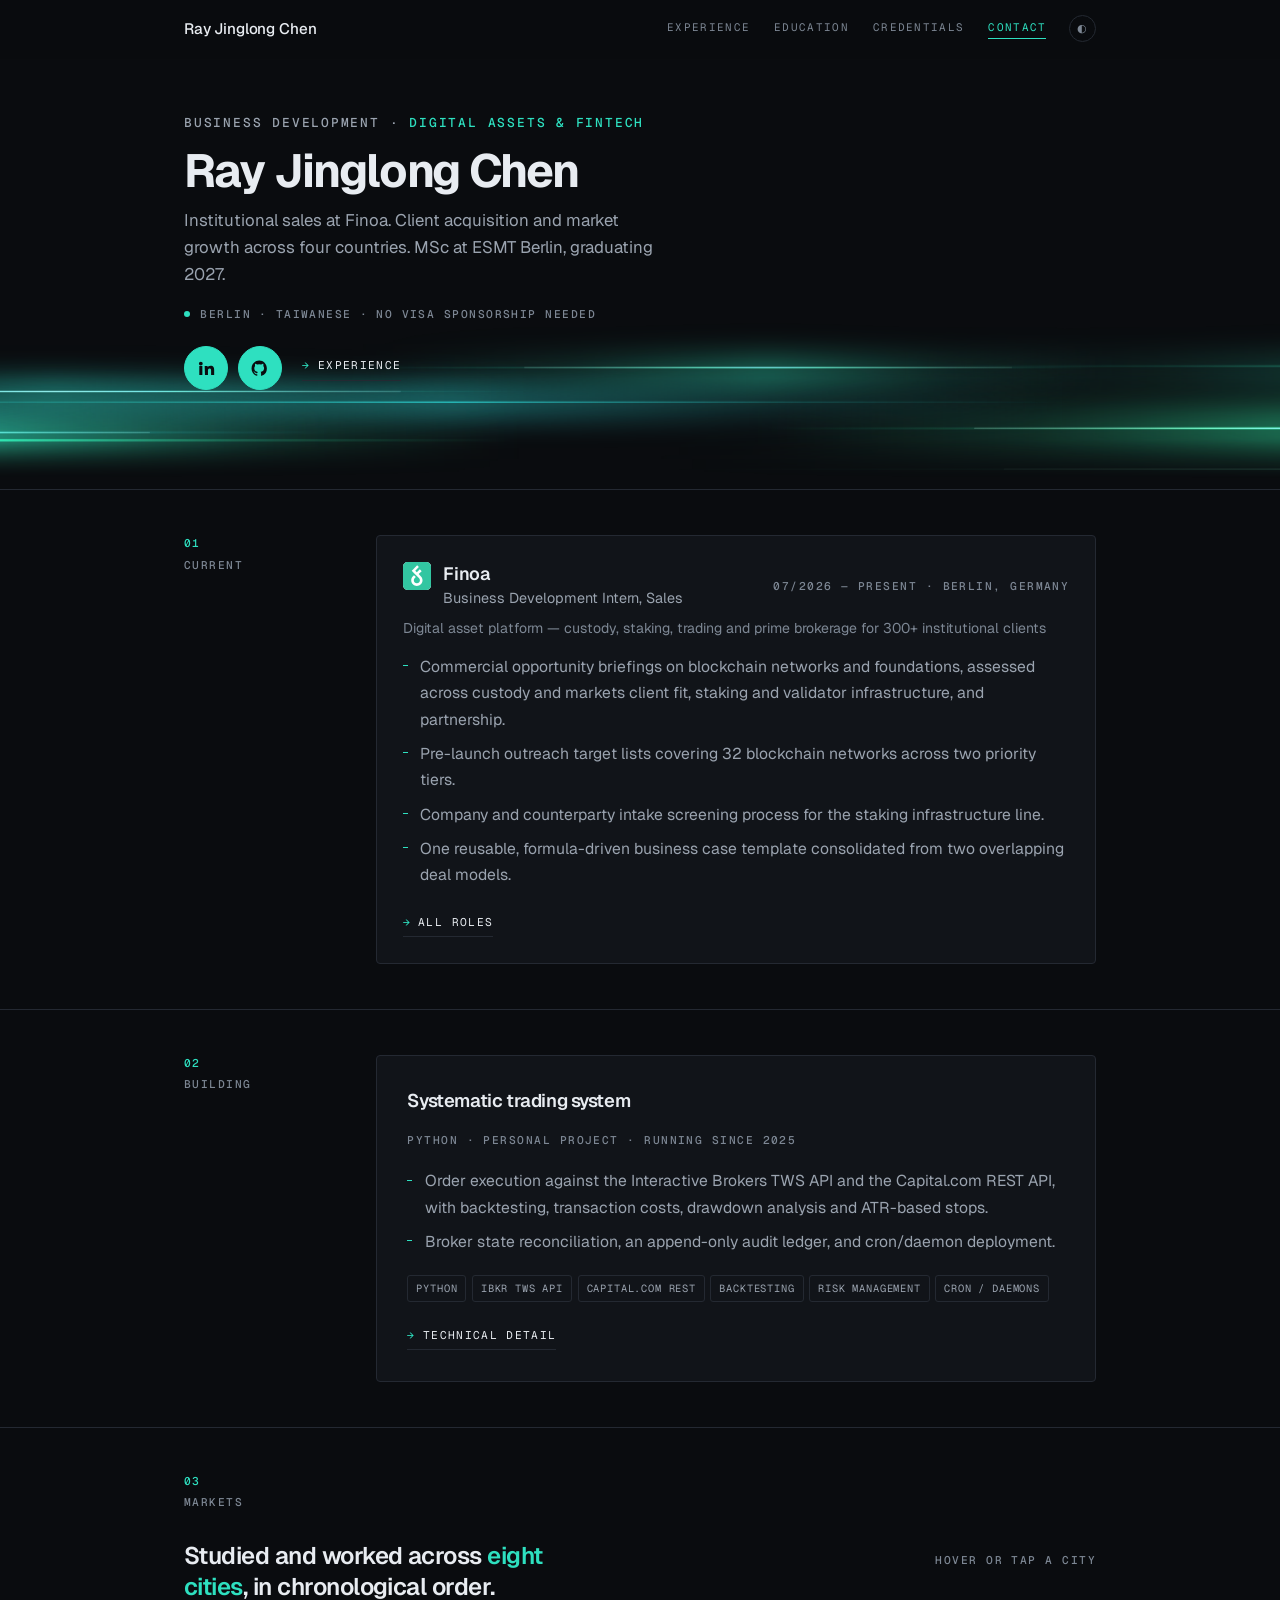
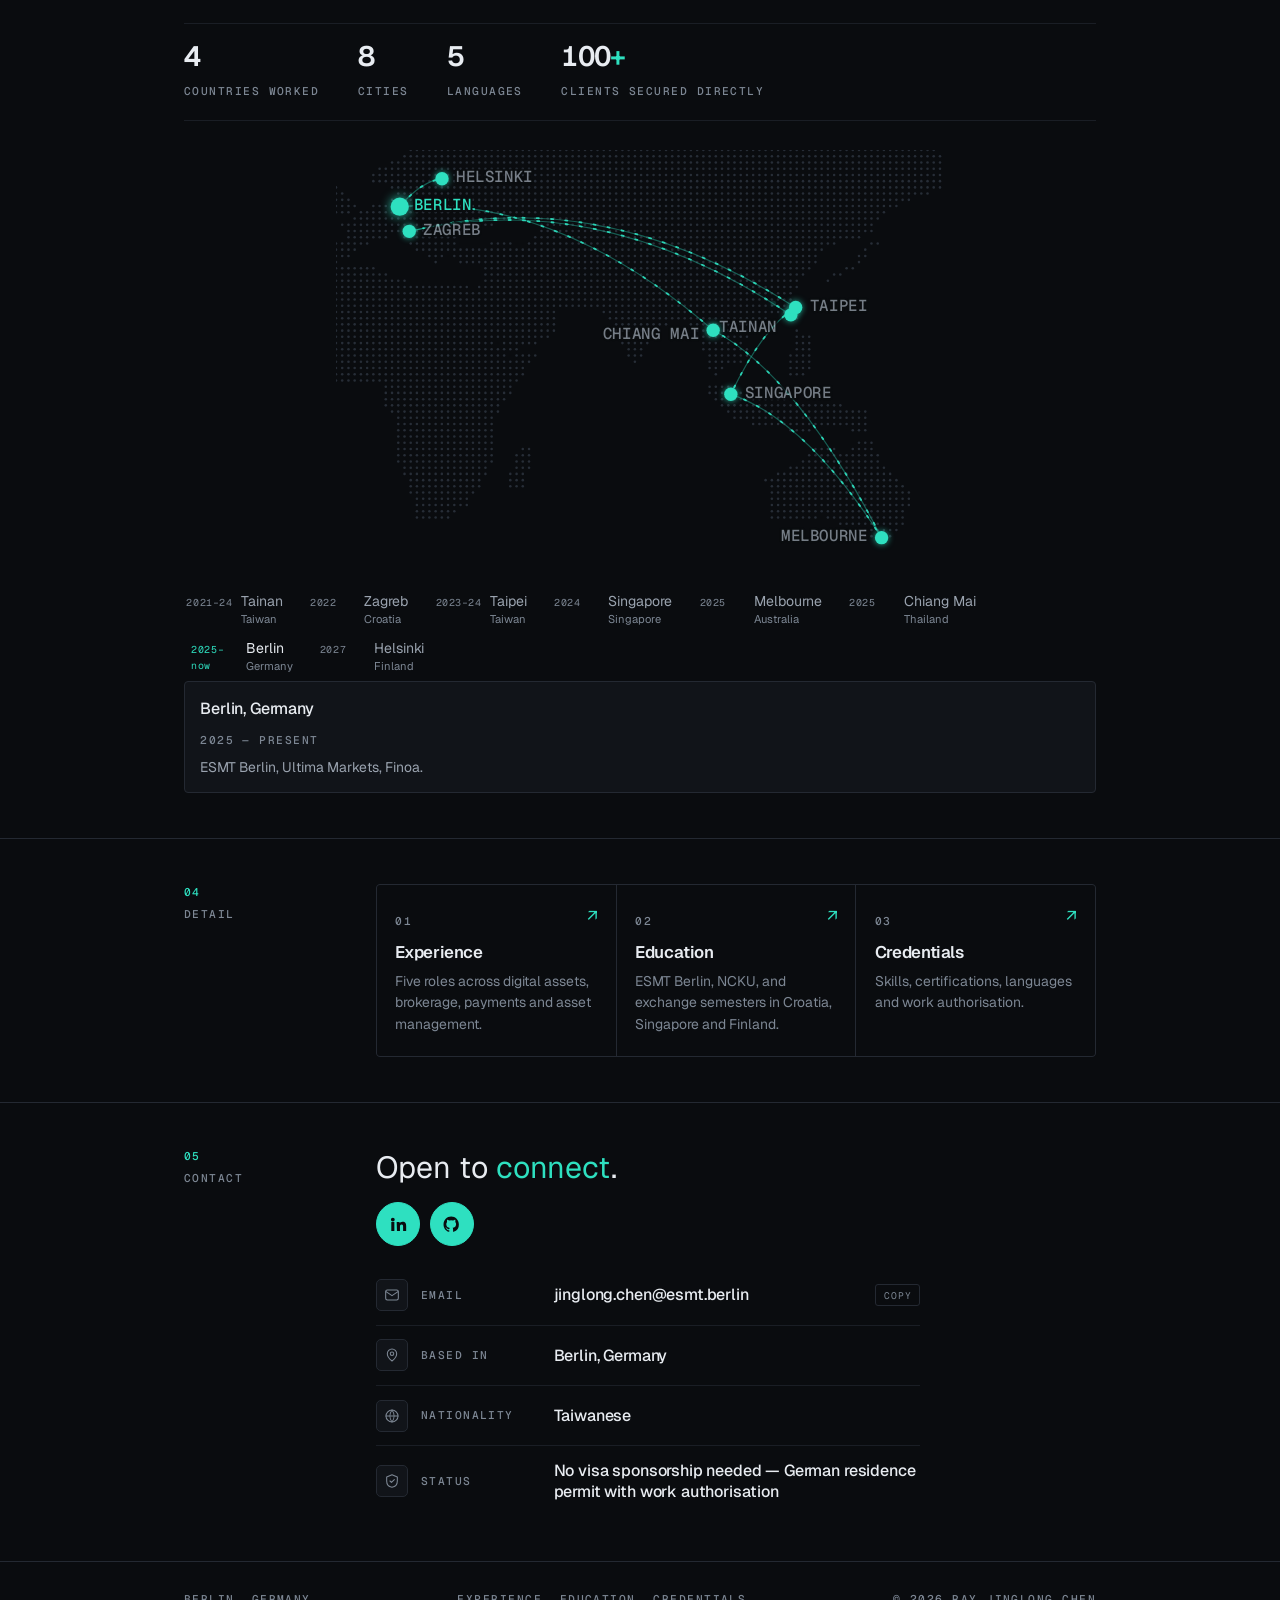
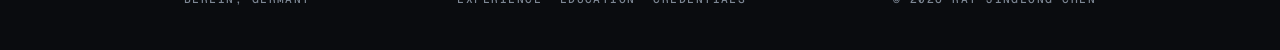
<file: index.html>
<!DOCTYPE html>
<html lang="en">
<head>
<meta charset="utf-8">
<meta name="viewport" content="width=device-width, initial-scale=1">
<title>Ray Jinglong Chen — Business Development, Digital Assets &amp; Fintech</title>
<meta name="description" content="Ray Jinglong Chen — business development in digital assets and fintech. Berlin-based, MSc candidate at ESMT Berlin, currently at Finoa.">
<meta property="og:title" content="Ray Jinglong Chen">
<meta property="og:description" content="Business development, digital assets and fintech. Berlin.">
<meta property="og:type" content="profile">
<script>(function(){try{var t=localStorage.getItem("theme");document.documentElement.setAttribute("data-theme",t||"dark");}catch(e){document.documentElement.setAttribute("data-theme","dark");}})();</script>
<link rel="icon" href="assets/favicon.svg" type="image/svg+xml">
<link rel="apple-touch-icon" href="assets/favicon.svg">
<link rel="preconnect" href="https://fonts.googleapis.com">
<link rel="preconnect" href="https://fonts.gstatic.com" crossorigin>
<link rel="stylesheet" href="https://fonts.googleapis.com/css2?family=Geist:wght@300..800&amp;family=Geist+Mono:wght@400;500&amp;display=swap">
<link rel="stylesheet" href="assets/site.css?v=1785704705">
</head>
<body>

<div id="glow" aria-hidden="true"></div>
<div id="progress"></div>

<nav id="nav">
  <div class="nav-in">
    <a href="index.html" class="brand">Ray Jinglong Chen</a>
    <div class="nav-links">
      <a href="experience.html">Experience</a>
      <a href="education.html">Education</a>
      <a href="credentials.html">Credentials</a>
      <a href="#contact">Contact</a>
    </div>
    <button class="theme-btn" id="themeBtn" aria-label="Toggle colour theme" title="Toggle colour theme">◐</button>
    <button class="burger" id="burger" aria-label="Menu" aria-expanded="false"><span></span><span></span><span></span></button>
  </div>
</nav>

<div id="menu">
  <a href="index.html">Home</a>
  <a href="experience.html">Experience</a>
  <a href="education.html">Education</a>
  <a href="credentials.html">Credentials</a>
  <a href="#contact">Contact</a>
</div>

<div class="flowwrap">
  <canvas class="flowfield" aria-hidden="true"></canvas>

  <header class="hero">
    <div class="wrap">
      <p class="hero-eyebrow-line meta rv">Business Development <span aria-hidden="true">·</span> <b>Digital Assets &amp; Fintech</b></p>

      <h1><span class="ln"><span>Ray Jinglong Chen</span></span></h1>

      <p class="hero-lede rv">
        Institutional sales at Finoa. Client acquisition and market growth across four
        countries. MSc at ESMT Berlin, graduating 2027.
      </p>

      <p class="hero-status meta rv">
        <span class="pulse" aria-hidden="true"></span>
        Berlin <span aria-hidden="true">·</span> Taiwanese <span aria-hidden="true">·</span> No visa sponsorship needed
      </p>

      <div class="links rv">
        <div class="social">
          <a class="soc soc--fill" href="https://linkedin.com/in/rayjinglongchen" target="_blank" rel="noopener" aria-label="LinkedIn">
            <svg viewBox="0 0 24 24" fill="currentColor" aria-hidden="true"><path d="M4.98 3.5a2.5 2.5 0 1 1 0 5 2.5 2.5 0 0 1 0-5ZM3 9h4v12H3zM10 9h3.8v1.7h.05c.53-.95 1.83-1.95 3.77-1.95 4.03 0 4.78 2.5 4.78 5.76V21h-4v-5.5c0-1.31-.03-3-1.9-3-1.9 0-2.2 1.42-2.2 2.9V21h-3.9z"/></svg>
          </a>
          <a class="soc" href="https://github.com/justray543" target="_blank" rel="noopener" aria-label="GitHub">
            <svg viewBox="0 0 24 24" fill="currentColor" aria-hidden="true"><path d="M12 2C6.48 2 2 6.58 2 12.25c0 4.53 2.87 8.37 6.84 9.73.5.1.68-.22.68-.49l-.01-1.72c-2.78.62-3.37-1.37-3.37-1.37-.46-1.19-1.11-1.5-1.11-1.5-.91-.64.07-.63.07-.63 1 .07 1.53 1.06 1.53 1.06.89 1.56 2.34 1.11 2.91.85.09-.66.35-1.11.63-1.37-2.22-.26-4.56-1.14-4.56-5.06 0-1.12.39-2.03 1.03-2.75-.1-.26-.45-1.3.1-2.71 0 0 .84-.28 2.75 1.05a9.3 9.3 0 0 1 5 0c1.91-1.33 2.75-1.05 2.75-1.05.55 1.41.2 2.45.1 2.71.64.72 1.03 1.63 1.03 2.75 0 3.93-2.35 4.8-4.58 5.05.36.32.68.94.68 1.9l-.01 2.82c0 .27.18.6.69.49A10.03 10.03 0 0 0 22 12.25C22 6.58 17.52 2 12 2Z"/></svg>
          </a>
        </div>
        <a class="link-a" href="experience.html"><span class="arw">→</span> Experience</a>
      </div>
    </div>
  </header>
</div>


<main>

  <section id="now">
    <div class="wrap sec">
      <div class="sec-label meta rv"><span class="num">01</span> <span data-scramble>Current</span></div>
      <div class="rv">
        <article class="job">
          <div class="job-head">
            <div class="job-id"><span class="logo" data-mark="FN" aria-hidden="true"><img decoding="async" src="assets/logos/finoa.svg" alt=""></span><h2>Finoa <span class="role-t">Business Development Intern, Sales</span></h2></div>
            <span class="meta">07/2026 — Present · Berlin, Germany</span>
          </div>
          <p class="job-sub">Digital asset platform — custody, staking, trading and prime brokerage for 300+ institutional clients</p>
          <ul>
            <li>Commercial opportunity briefings on blockchain networks and foundations, assessed across custody and markets client fit, staking and validator infrastructure, and partnership.</li>
            <li>Pre-launch outreach target lists covering 32 blockchain networks across two priority tiers.</li>
            <li>Company and counterparty intake screening process for the staking infrastructure line.</li>
            <li>One reusable, formula-driven business case template consolidated from two overlapping deal models.</li>
          </ul>
          <div class="links">
            <a class="link-a" href="experience.html"><span class="arw">→</span> All roles</a>
          </div>
        </article>
      </div>
    </div>
  </section>

  <section id="build">
    <div class="wrap sec">
      <div class="sec-label meta rv"><span class="num">02</span> <span data-scramble>Building</span></div>
      <div class="rv">
        <div class="panel">
          <h2>Systematic trading system</h2>
          <span class="meta">Python · Personal project · Running since 2025</span>
          <ul>
            <li>Order execution against the Interactive Brokers TWS API and the Capital.com REST API, with backtesting, transaction costs, drawdown analysis and ATR-based stops.</li>
            <li>Broker state reconciliation, an append-only audit ledger, and cron/daemon deployment.</li>
          </ul>
          <div class="tags">
            <span class="tag">Python</span><span class="tag">IBKR TWS API</span><span class="tag">Capital.com REST</span>
            <span class="tag">Backtesting</span><span class="tag">Risk management</span><span class="tag">Cron / daemons</span>
          </div>
          <div class="links"><a class="link-a" href="experience.html#project"><span class="arw">→</span> Technical detail</a></div>
        </div>
      </div>
    </div>
  </section>

  <section id="map">
    <div class="wrap sec sec--stack">
      <div class="sec-label meta rv"><span class="num">03</span> <span data-scramble>Markets</span></div>

      <div class="map-head rv">
        <h2 class="map-title">Studied and worked across <em>eight cities</em>, in chronological order.</h2>
        <span class="meta">Hover or tap a city</span>
      </div>

      <div class="stats rv" data-count>
        <div class="stat"><span class="n" data-to="4">0</span><span class="meta">Countries worked</span></div>
        <div class="stat"><span class="n" data-to="8">0</span><span class="meta">Cities</span></div>
        <div class="stat"><span class="n" data-to="5">0</span><span class="meta">Languages</span></div>
        <div class="stat"><span class="n" data-to="100" data-suffix="+">0</span><span class="meta">Clients secured directly</span></div>
      </div>

      <div class="map-layout rv">
        <div class="map-box">
          <svg id="worldmap" viewBox="0 0 1000 693" role="img" aria-label="Map from Europe to Asia-Pacific showing the eight cities where Ray has studied and worked, connected in chronological order">
            <g id="dots"></g><g id="arcs"></g><g id="nodes"></g>
          </svg>
        </div>
        <div>
          <div class="map-list" id="placelist"></div>
          <div class="map-readout" id="readout">
            <p class="ro-city">Berlin, Germany</p>
            <span class="meta">2025 — present</span>
            <p class="ro-body">ESMT Berlin, Ultima Markets, Finoa.</p>
          </div>
        </div>
      </div>
    </div>
  </section>

  <section id="explore">
    <div class="wrap sec">
      <div class="sec-label meta rv"><span class="num">04</span> <span data-scramble>Detail</span></div>
      <div class="rv">
        <div class="nextgrid">
          <a class="next" href="experience.html">
            <span class="meta">01</span><span class="go">↗</span>
            <h3>Experience</h3>
            <p>Five roles across digital assets, brokerage, payments and asset management.</p>
          </a>
          <a class="next" href="education.html">
            <span class="meta">02</span><span class="go">↗</span>
            <h3>Education</h3>
            <p>ESMT Berlin, NCKU, and exchange semesters in Croatia, Singapore and Finland.</p>
          </a>
          <a class="next" href="credentials.html">
            <span class="meta">03</span><span class="go">↗</span>
            <h3>Credentials</h3>
            <p>Skills, certifications, languages and work authorisation.</p>
          </a>
        </div>
      </div>
    </div>
  </section>

  <section id="contact">
    <div class="wrap sec">
      <div class="sec-label meta rv"><span class="num">05</span> <span data-scramble>Contact</span></div>
      <div class="rv">
        <p class="contact-lead">Open to <em>connect</em>.</p>
        <div style="max-width:34rem">
          <div class="social social--contact">
          <a class="soc soc--fill" href="https://linkedin.com/in/rayjinglongchen" target="_blank" rel="noopener" aria-label="LinkedIn">
            <svg viewBox="0 0 24 24" fill="currentColor" aria-hidden="true"><path d="M4.98 3.5a2.5 2.5 0 1 1 0 5 2.5 2.5 0 0 1 0-5ZM3 9h4v12H3zM10 9h3.8v1.7h.05c.53-.95 1.83-1.95 3.77-1.95 4.03 0 4.78 2.5 4.78 5.76V21h-4v-5.5c0-1.31-.03-3-1.9-3-1.9 0-2.2 1.42-2.2 2.9V21h-3.9z"/></svg>
          </a>
          <a class="soc" href="https://github.com/justray543" target="_blank" rel="noopener" aria-label="GitHub">
            <svg viewBox="0 0 24 24" fill="currentColor" aria-hidden="true"><path d="M12 2C6.48 2 2 6.58 2 12.25c0 4.53 2.87 8.37 6.84 9.73.5.1.68-.22.68-.49l-.01-1.72c-2.78.62-3.37-1.37-3.37-1.37-.46-1.19-1.11-1.5-1.11-1.5-.91-.64.07-.63.07-.63 1 .07 1.53 1.06 1.53 1.06.89 1.56 2.34 1.11 2.91.85.09-.66.35-1.11.63-1.37-2.22-.26-4.56-1.14-4.56-5.06 0-1.12.39-2.03 1.03-2.75-.1-.26-.45-1.3.1-2.71 0 0 .84-.28 2.75 1.05a9.3 9.3 0 0 1 5 0c1.91-1.33 2.75-1.05 2.75-1.05.55 1.41.2 2.45.1 2.71.64.72 1.03 1.63 1.03 2.75 0 3.93-2.35 4.8-4.58 5.05.36.32.68.94.68 1.9l-.01 2.82c0 .27.18.6.69.49A10.03 10.03 0 0 0 22 12.25C22 6.58 17.52 2 12 2Z"/></svg>
          </a>
        </div>

          <a class="channel" id="mailRow" href="#" data-u="jinglong.chen" data-d="esmt.berlin">
            <span class="ch-icon" aria-hidden="true">
              <svg viewBox="0 0 24 24" fill="none" stroke="currentColor" stroke-width="1.6" stroke-linecap="round" stroke-linejoin="round">
                <rect x="2.5" y="4.5" width="19" height="15" rx="2.5"/><path d="m3 7 9 6 9-6"/>
              </svg>
            </span>
            <span class="ch-label meta">Email</span>
            <span class="ch-value" id="mailText">Show address</span>
            <button class="copy-btn" id="copyEmail" type="button">Copy</button>
          </a>

          <div class="channel">
            <span class="ch-icon" aria-hidden="true">
              <svg viewBox="0 0 24 24" fill="none" stroke="currentColor" stroke-width="1.6" stroke-linecap="round" stroke-linejoin="round">
                <path d="M12 21s7-5.6 7-11a7 7 0 1 0-14 0c0 5.4 7 11 7 11Z"/><circle cx="12" cy="10" r="2.6"/>
              </svg>
            </span>
            <span class="ch-label meta">Based in</span>
            <span class="ch-value">Berlin, Germany</span>
          </div>
          <div class="channel">
            <span class="ch-icon" aria-hidden="true">
              <svg viewBox="0 0 24 24" fill="none" stroke="currentColor" stroke-width="1.6" stroke-linecap="round" stroke-linejoin="round">
                <circle cx="12" cy="12" r="9"/><path d="M3 12h18"/>
                <path d="M12 3a15 15 0 0 1 0 18a15 15 0 0 1 0-18Z"/>
              </svg>
            </span>
            <span class="ch-label meta">Nationality</span>
            <span class="ch-value">Taiwanese</span>
          </div>

          <div class="channel">
            <span class="ch-icon" aria-hidden="true">
              <svg viewBox="0 0 24 24" fill="none" stroke="currentColor" stroke-width="1.6" stroke-linecap="round" stroke-linejoin="round">
                <path d="M12 2.5 20 6v6c0 4.7-3.3 8.6-8 9.5-4.7-.9-8-4.8-8-9.5V6Z"/><path d="m9 12 2.2 2.2L15.5 10"/>
              </svg>
            </span>
            <span class="ch-label meta">Status</span>
            <span class="ch-value">No visa sponsorship needed &mdash; German residence permit with work authorisation</span>
          </div>
        </div>
      </div>
    </div>
  </section>

</main>

<footer>
  <div class="foot-in">
    <span class="meta">Berlin, Germany</span>
    <div class="foot-nav">
      <a class="meta" href="experience.html">Experience</a>
      <a class="meta" href="education.html">Education</a>
      <a class="meta" href="credentials.html">Credentials</a>
    </div>
    <span class="meta">© <span id="year">2026</span> Ray Jinglong Chen</span>
  </div>
</footer>

<script src="assets/site.js?v=1785704705"></script>
<script src="assets/map.js?v=1785704705"></script>
</body>
</html>
</file>
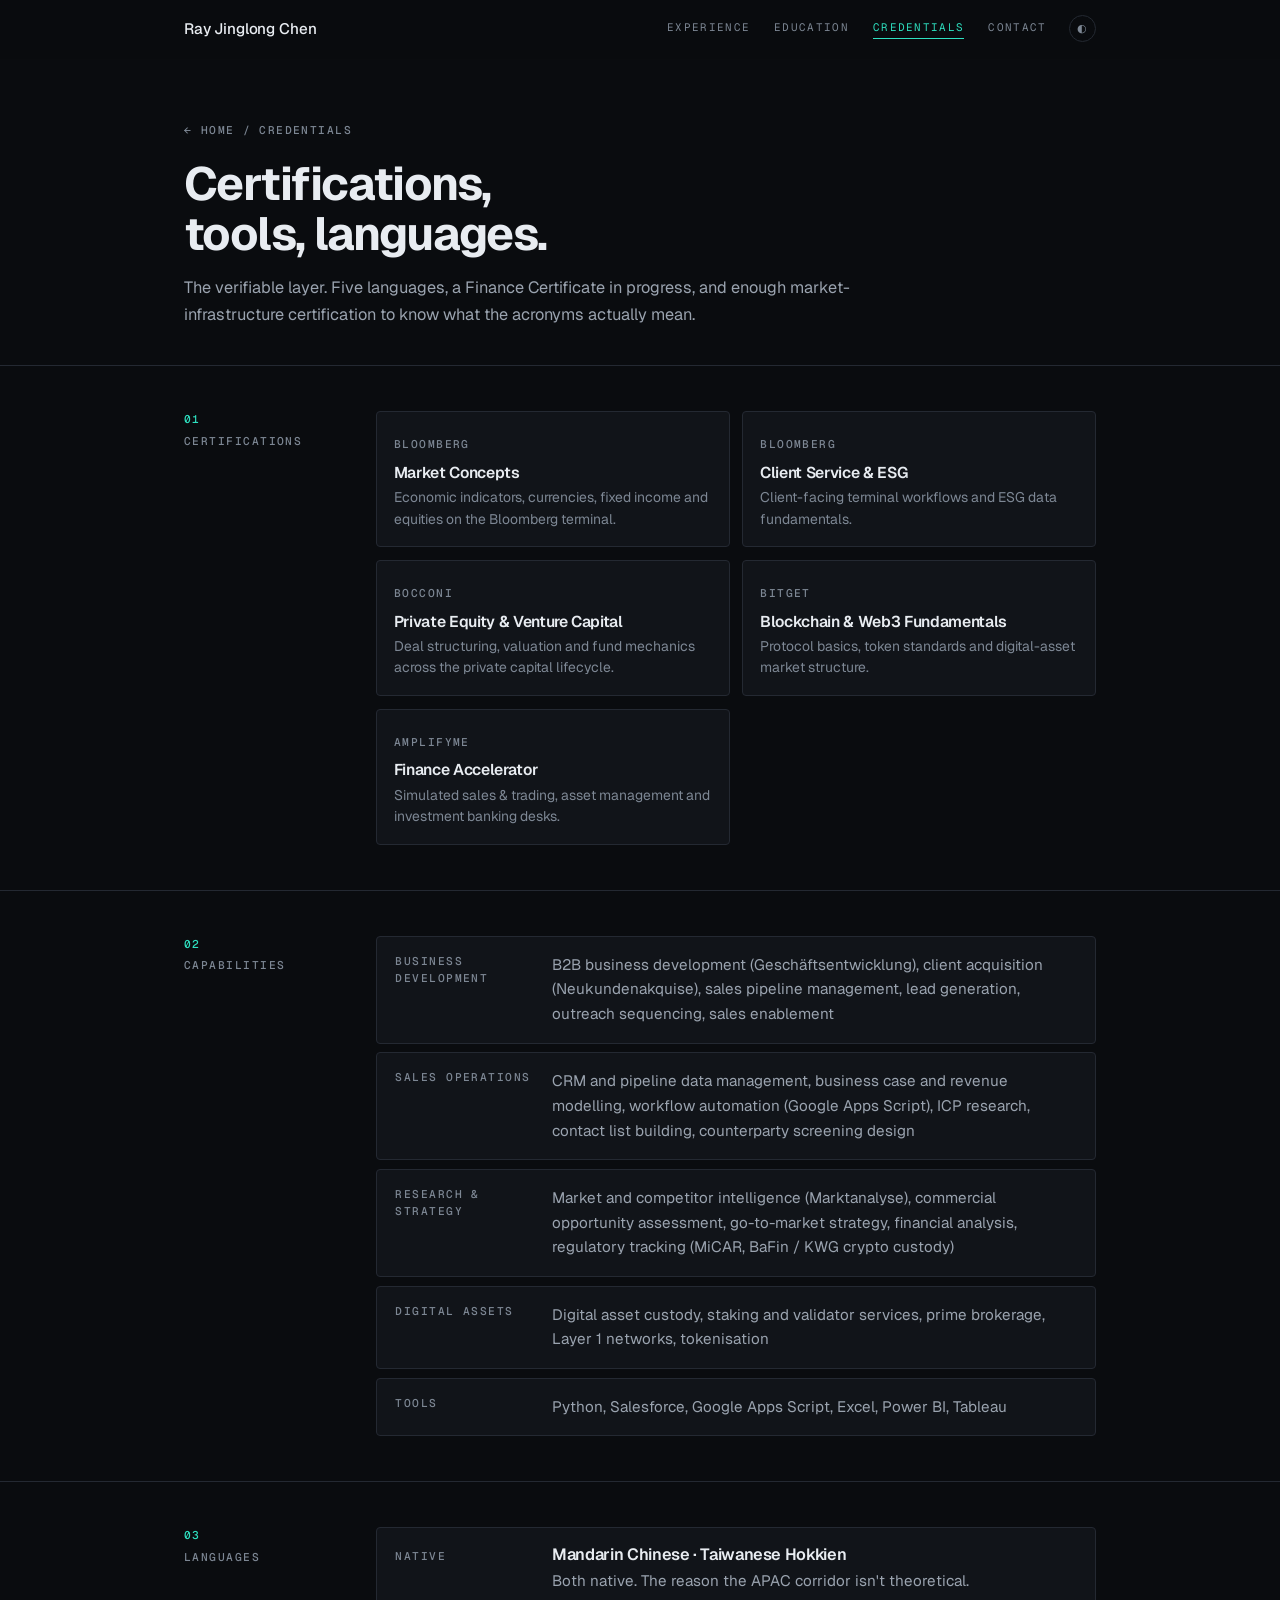
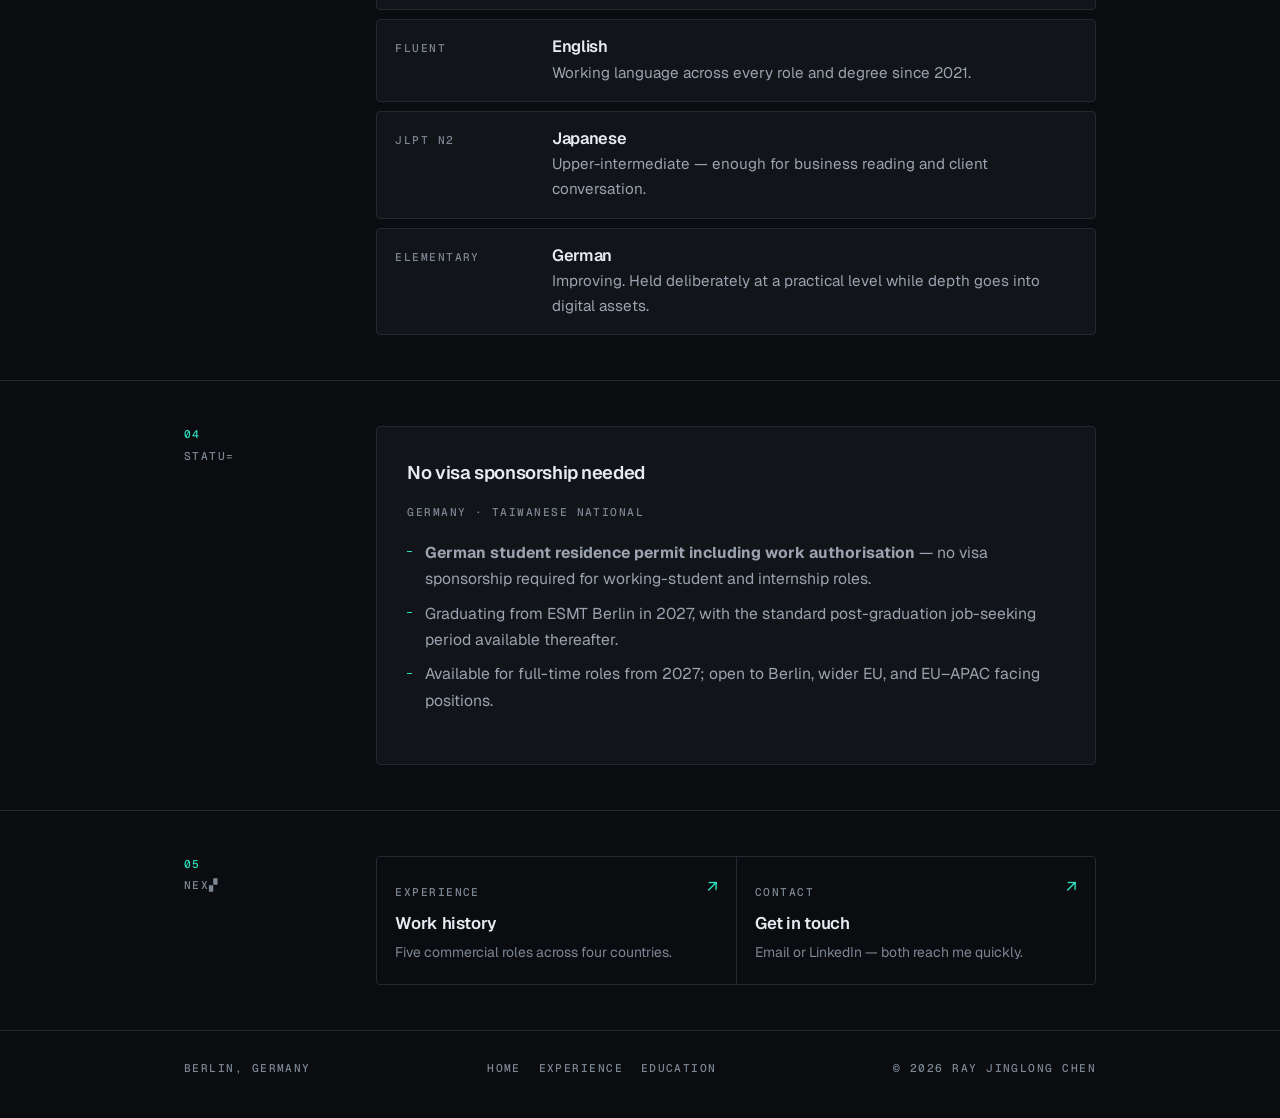
<file: credentials.html>
<!DOCTYPE html>
<html lang="en">
<head>
<meta charset="utf-8">
<meta name="viewport" content="width=device-width, initial-scale=1">
<title>Credentials — Ray Jinglong Chen</title>
<meta name="description" content="Certifications, capabilities, tools, languages and work authorisation — Bloomberg, Bocconi, Bitget Web3, AmplifyME, JLPT N2.">
<script>(function(){try{var t=localStorage.getItem("theme");document.documentElement.setAttribute("data-theme",t||"dark");}catch(e){document.documentElement.setAttribute("data-theme","dark");}})();</script>
<link rel="icon" href="assets/favicon.svg" type="image/svg+xml">
<link rel="apple-touch-icon" href="assets/favicon.svg">
<link rel="preconnect" href="https://fonts.googleapis.com">
<link rel="preconnect" href="https://fonts.gstatic.com" crossorigin>
<link rel="stylesheet" href="https://fonts.googleapis.com/css2?family=Geist:wght@300..800&amp;family=Geist+Mono:wght@400;500&amp;display=swap">
<link rel="stylesheet" href="assets/site.css?v=1785704705">
</head>
<body>

<div id="glow" aria-hidden="true"></div>
<div id="progress"></div>

<nav id="nav">
  <div class="nav-in">
    <a href="index.html" class="brand">Ray Jinglong Chen</a>
    <div class="nav-links">
      <a href="experience.html">Experience</a>
      <a href="education.html">Education</a>
      <a href="credentials.html" class="active">Credentials</a>
      <a href="index.html#contact">Contact</a>
    </div>
    <button class="theme-btn" id="themeBtn" aria-label="Toggle colour theme" title="Toggle colour theme">◐</button>
    <button class="burger" id="burger" aria-label="Menu" aria-expanded="false"><span></span><span></span><span></span></button>
  </div>
</nav>

<div id="menu">
  <a href="index.html">Home</a>
  <a href="experience.html">Experience</a>
  <a href="education.html">Education</a>
  <a href="credentials.html">Credentials</a>
  <a href="index.html#contact">Contact</a>
</div>

<header class="page">
  <div class="wrap">
    <div class="crumb rv">
      <a class="meta" href="index.html">← Home</a>
      <span class="meta">/</span>
      <span class="meta" data-scramble>Credentials</span>
    </div>
    <h1>
      <span class="ln"><span>Certifications,</span></span>
      <span class="ln"><span>tools, languages.</span></span>
    </h1>
    <p class="page-lede rv">
      The verifiable layer. Five languages, a Finance Certificate in progress, and enough
      market-infrastructure certification to know what the acronyms actually mean.
    </p>
  </div>
</header>

<main>

  <section>
    <div class="wrap sec">
      <div class="sec-label meta rv"><span class="num">01</span> <span data-scramble>Certifications</span></div>
      <div class="rv">
        <div class="cert-grid">
          <div class="cert">
            <span class="meta">Bloomberg</span>
            <h3>Market Concepts</h3>
            <p>Economic indicators, currencies, fixed income and equities on the Bloomberg terminal.</p>
          </div>
          <div class="cert">
            <span class="meta">Bloomberg</span>
            <h3>Client Service &amp; ESG</h3>
            <p>Client-facing terminal workflows and ESG data fundamentals.</p>
          </div>
          <div class="cert">
            <span class="meta">Bocconi</span>
            <h3>Private Equity &amp; Venture Capital</h3>
            <p>Deal structuring, valuation and fund mechanics across the private capital lifecycle.</p>
          </div>
          <div class="cert">
            <span class="meta">Bitget</span>
            <h3>Blockchain &amp; Web3 Fundamentals</h3>
            <p>Protocol basics, token standards and digital-asset market structure.</p>
          </div>
          <div class="cert">
            <span class="meta">AmplifyME</span>
            <h3>Finance Accelerator</h3>
            <p>Simulated sales &amp; trading, asset management and investment banking desks.</p>
          </div>
        </div>
      </div>
    </div>
  </section>

  <section>
    <div class="wrap sec">
      <div class="sec-label meta rv"><span class="num">02</span> <span data-scramble>Capabilities</span></div>
      <div class="rv">
        <div class="lrow cap">
          <span class="meta">Business development</span>
          <p>B2B business development (Geschäftsentwicklung), client acquisition (Neukundenakquise), sales pipeline management, lead generation, outreach sequencing, sales enablement</p>
        </div>
        <div class="lrow cap">
          <span class="meta">Sales operations</span>
          <p>CRM and pipeline data management, business case and revenue modelling, workflow automation (Google Apps Script), ICP research, contact list building, counterparty screening design</p>
        </div>
        <div class="lrow cap">
          <span class="meta">Research &amp; strategy</span>
          <p>Market and competitor intelligence (Marktanalyse), commercial opportunity assessment, go-to-market strategy, financial analysis, regulatory tracking (MiCAR, BaFin / KWG crypto custody)</p>
        </div>
        <div class="lrow cap">
          <span class="meta">Digital assets</span>
          <p>Digital asset custody, staking and validator services, prime brokerage, Layer 1 networks, tokenisation</p>
        </div>
        <div class="lrow cap">
          <span class="meta">Tools</span>
          <p>Python, Salesforce, Google Apps Script, Excel, Power BI, Tableau</p>
        </div>
      </div>
    </div>
  </section>

  <section>
    <div class="wrap sec">
      <div class="sec-label meta rv"><span class="num">03</span> <span data-scramble>Languages</span></div>
      <div class="rv">
        <div class="lrow">
          <span class="meta">Native</span>
          <div><h3>Mandarin Chinese · Taiwanese Hokkien</h3><p>Both native. The reason the APAC corridor isn't theoretical.</p></div>
        </div>
        <div class="lrow">
          <span class="meta">Fluent</span>
          <div><h3>English</h3><p>Working language across every role and degree since 2021.</p></div>
        </div>
        <div class="lrow">
          <span class="meta">JLPT N2</span>
          <div><h3>Japanese</h3><p>Upper-intermediate — enough for business reading and client conversation.</p></div>
        </div>
        <div class="lrow">
          <span class="meta">Elementary</span>
          <div><h3>German</h3><p>Improving. Held deliberately at a practical level while depth goes into digital assets.</p></div>
        </div>
      </div>
    </div>
  </section>

  <section>
    <div class="wrap sec">
      <div class="sec-label meta rv"><span class="num">04</span> <span data-scramble>Status</span></div>
      <div class="rv">
        <div class="panel">
          <h2>No visa sponsorship needed</h2>
          <span class="meta">Germany · Taiwanese national</span>
          <ul>
            <li><strong>German student residence permit including work authorisation</strong> — no visa sponsorship required for working-student and internship roles.</li>
            <li>Graduating from ESMT Berlin in 2027, with the standard post-graduation job-seeking period available thereafter.</li>
            <li>Available for full-time roles from 2027; open to Berlin, wider EU, and EU–APAC facing positions.</li>
          </ul>
        </div>
      </div>
    </div>
  </section>

  <section>
    <div class="wrap sec">
      <div class="sec-label meta rv"><span class="num">05</span> <span data-scramble>Next</span></div>
      <div class="rv">
        <div class="nextgrid">
          <a class="next" href="experience.html">
            <span class="meta">Experience</span><span class="go">↗</span>
            <h3>Work history</h3>
            <p>Five commercial roles across four countries.</p>
          </a>
          <a class="next" href="index.html#contact">
            <span class="meta">Contact</span><span class="go">↗</span>
            <h3>Get in touch</h3>
            <p>Email or LinkedIn — both reach me quickly.</p>
          </a>
        </div>
      </div>
    </div>
  </section>

</main>

<footer>
  <div class="foot-in">
    <span class="meta">Berlin, Germany</span>
    <div class="foot-nav">
      <a class="meta" href="index.html">Home</a>
      <a class="meta" href="experience.html">Experience</a>
      <a class="meta" href="education.html">Education</a>
    </div>
    <span class="meta">© <span id="year">2026</span> Ray Jinglong Chen</span>
  </div>
</footer>

<script src="assets/site.js?v=1785704705"></script>
</body>
</html>
</file>
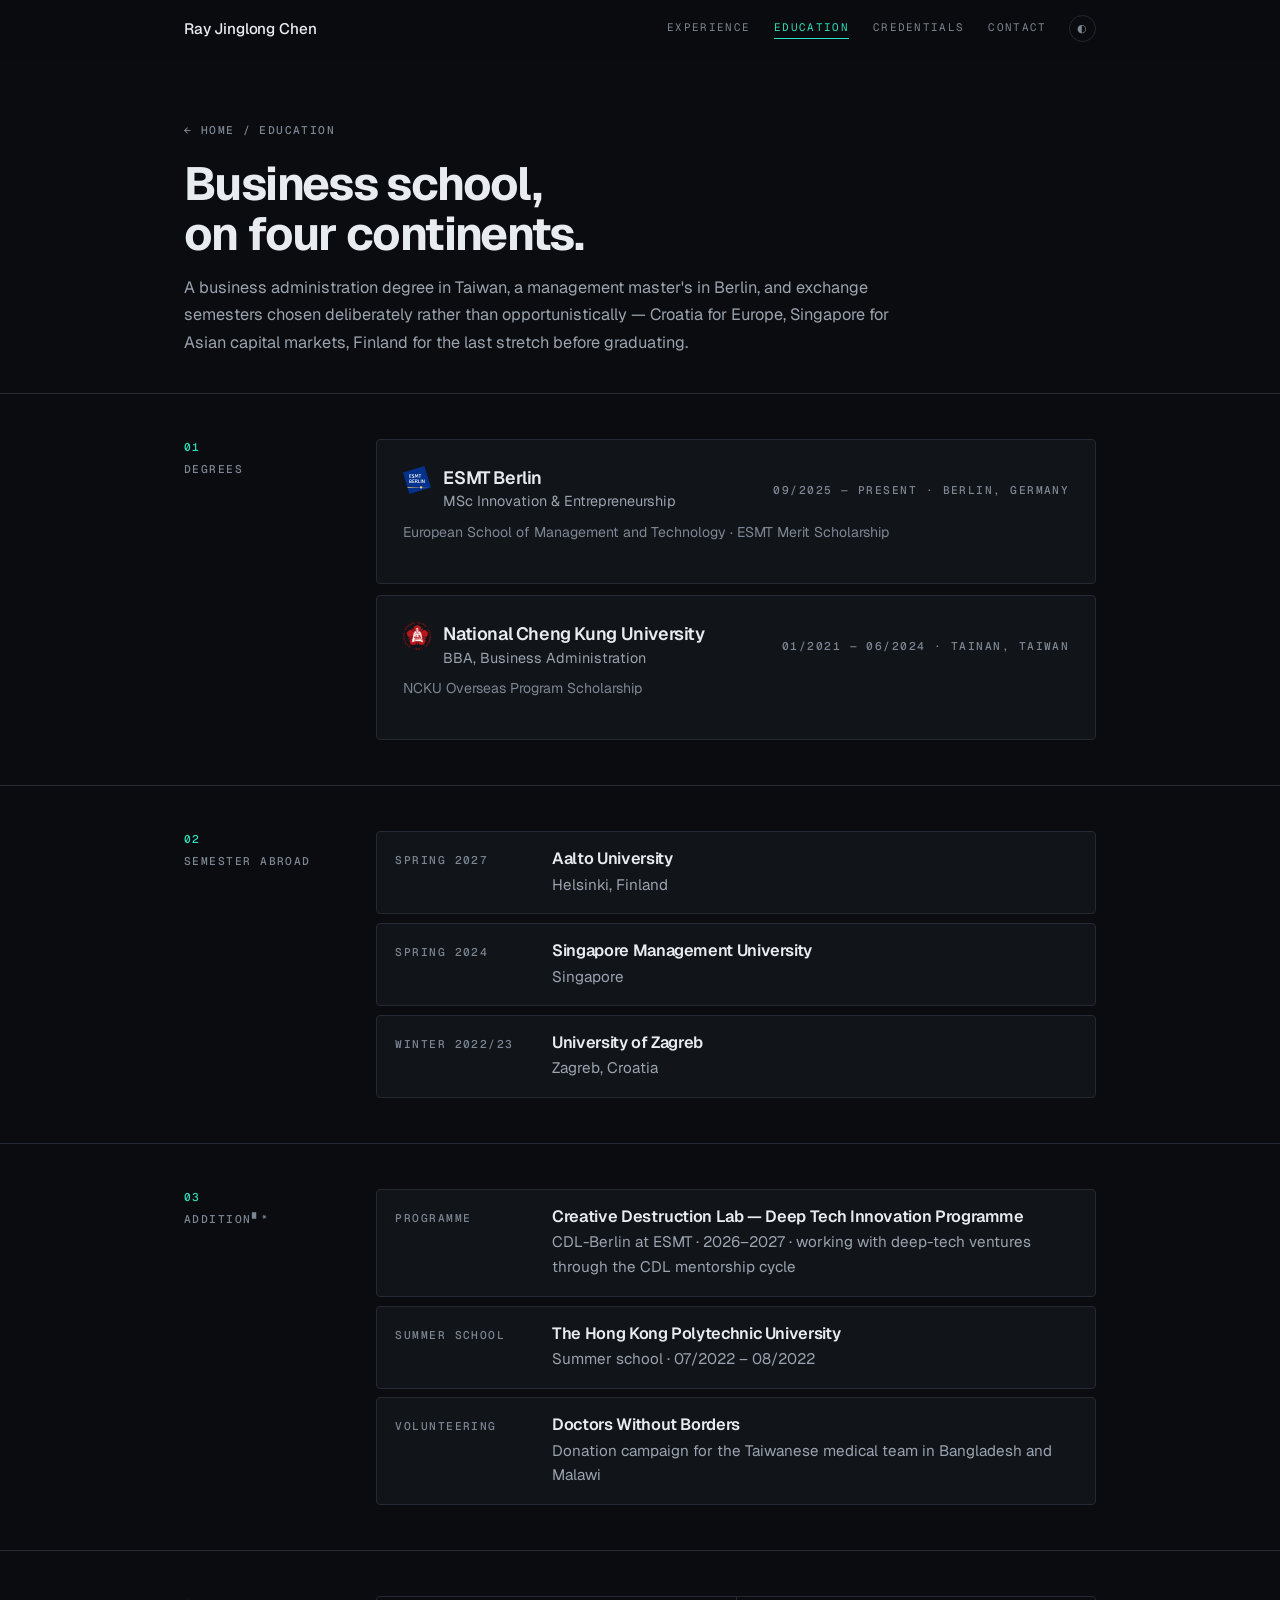
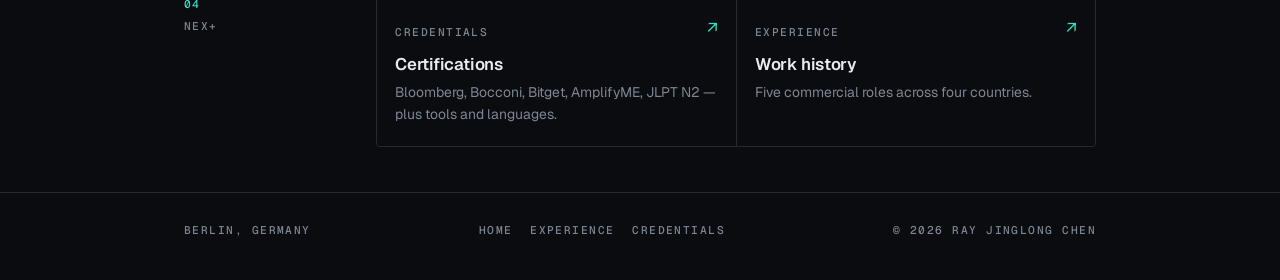
<file: education.html>
<!DOCTYPE html>
<html lang="en">
<head>
<meta charset="utf-8">
<meta name="viewport" content="width=device-width, initial-scale=1">
<title>Education — Ray Jinglong Chen</title>
<meta name="description" content="MSc Innovation & Entrepreneurship at ESMT Berlin, BBA at National Cheng Kung University, exchanges at Aalto, Singapore Management University and the University of Zagreb.">
<script>(function(){try{var t=localStorage.getItem("theme");document.documentElement.setAttribute("data-theme",t||"dark");}catch(e){document.documentElement.setAttribute("data-theme","dark");}})();</script>
<link rel="icon" href="assets/favicon.svg" type="image/svg+xml">
<link rel="apple-touch-icon" href="assets/favicon.svg">
<link rel="preconnect" href="https://fonts.googleapis.com">
<link rel="preconnect" href="https://fonts.gstatic.com" crossorigin>
<link rel="stylesheet" href="https://fonts.googleapis.com/css2?family=Geist:wght@300..800&amp;family=Geist+Mono:wght@400;500&amp;display=swap">
<link rel="stylesheet" href="assets/site.css?v=1785704705">
</head>
<body>

<div id="glow" aria-hidden="true"></div>
<div id="progress"></div>

<nav id="nav">
  <div class="nav-in">
    <a href="index.html" class="brand">Ray Jinglong Chen</a>
    <div class="nav-links">
      <a href="experience.html">Experience</a>
      <a href="education.html" class="active">Education</a>
      <a href="credentials.html">Credentials</a>
      <a href="index.html#contact">Contact</a>
    </div>
    <button class="theme-btn" id="themeBtn" aria-label="Toggle colour theme" title="Toggle colour theme">◐</button>
    <button class="burger" id="burger" aria-label="Menu" aria-expanded="false"><span></span><span></span><span></span></button>
  </div>
</nav>

<div id="menu">
  <a href="index.html">Home</a>
  <a href="experience.html">Experience</a>
  <a href="education.html">Education</a>
  <a href="credentials.html">Credentials</a>
  <a href="index.html#contact">Contact</a>
</div>

<header class="page">
  <div class="wrap">
    <div class="crumb rv">
      <a class="meta" href="index.html">← Home</a>
      <span class="meta">/</span>
      <span class="meta" data-scramble>Education</span>
    </div>
    <h1>
      <span class="ln"><span>Business school,</span></span>
      <span class="ln"><span>on four continents.</span></span>
    </h1>
    <p class="page-lede rv">
      A business administration degree in Taiwan, a management master's in Berlin, and exchange
      semesters chosen deliberately rather than opportunistically — Croatia for Europe, Singapore
      for Asian capital markets, Finland for the last stretch before graduating.
    </p>
  </div>
</header>

<main>

  <section>
    <div class="wrap sec">
      <div class="sec-label meta rv"><span class="num">01</span> <span data-scramble>Degrees</span></div>
      <div class="rv">

        <article class="job">
          <div class="job-head">
            <div class="job-id"><span class="logo" data-mark="ES" aria-hidden="true"><img decoding="async" src="assets/logos/esmt.svg" alt=""></span><h2>ESMT Berlin <span class="role-t">MSc Innovation &amp; Entrepreneurship</span></h2></div>
            <span class="meta">09/2025 — Present · Berlin, Germany</span>
          </div>
          <p class="job-sub">European School of Management and Technology · ESMT Merit Scholarship</p>
        </article>

        <article class="job">
          <div class="job-head">
            <div class="job-id"><span class="logo" data-mark="NC" aria-hidden="true"><img decoding="async" src="assets/logos/ncku.png" alt=""></span><h2>National Cheng Kung University <span class="role-t">BBA, Business Administration</span></h2></div>
            <span class="meta">01/2021 — 06/2024 · Tainan, Taiwan</span>
          </div>
          <p class="job-sub">NCKU Overseas Program Scholarship</p>
        </article>

      </div>
    </div>
  </section>

  <section>
    <div class="wrap sec">
      <div class="sec-label meta rv"><span class="num">02</span> <span data-scramble>Semester abroad</span></div>
      <div class="rv">
        <div class="lrow">
          <span class="meta">Spring 2027</span>
          <div>
            <h3>Aalto University</h3>
            <p>Helsinki, Finland</p>
          </div>
        </div>
        <div class="lrow">
          <span class="meta">Spring 2024</span>
          <div>
            <h3>Singapore Management University</h3>
            <p>Singapore</p>
          </div>
        </div>
        <div class="lrow">
          <span class="meta">Winter 2022/23</span>
          <div>
            <h3>University of Zagreb</h3>
            <p>Zagreb, Croatia</p>
          </div>
        </div>
      </div>
    </div>
  </section>

  <section>
    <div class="wrap sec">
      <div class="sec-label meta rv"><span class="num">03</span> <span data-scramble>Additional</span></div>
      <div class="rv">
          <div class="lrow">
            <span class="meta">Programme</span>
            <div>
              <h3>Creative Destruction Lab — Deep Tech Innovation Programme</h3>
              <p>CDL-Berlin at ESMT · 2026–2027 · working with deep-tech ventures through the CDL mentorship cycle</p>
            </div>
          </div>
          <div class="lrow">
            <span class="meta">Summer school</span>
            <div>
              <h3>The Hong Kong Polytechnic University</h3>
              <p>Summer school · 07/2022 – 08/2022</p>
            </div>
          </div>
          <div class="lrow">
            <span class="meta">Volunteering</span>
            <div>
              <h3>Doctors Without Borders</h3>
              <p>Donation campaign for the Taiwanese medical team in Bangladesh and Malawi</p>
            </div>
          </div>
      </div>
    </div>
  </section>

  <section>
    <div class="wrap sec">
      <div class="sec-label meta rv"><span class="num">04</span> <span data-scramble>Next</span></div>
      <div class="rv">
        <div class="nextgrid">
          <a class="next" href="credentials.html">
            <span class="meta">Credentials</span><span class="go">↗</span>
            <h3>Certifications</h3>
            <p>Bloomberg, Bocconi, Bitget, AmplifyME, JLPT N2 — plus tools and languages.</p>
          </a>
          <a class="next" href="experience.html">
            <span class="meta">Experience</span><span class="go">↗</span>
            <h3>Work history</h3>
            <p>Five commercial roles across four countries.</p>
          </a>
        </div>
      </div>
    </div>
  </section>

</main>

<footer>
  <div class="foot-in">
    <span class="meta">Berlin, Germany</span>
    <div class="foot-nav">
      <a class="meta" href="index.html">Home</a>
      <a class="meta" href="experience.html">Experience</a>
      <a class="meta" href="credentials.html">Credentials</a>
    </div>
    <span class="meta">© <span id="year">2026</span> Ray Jinglong Chen</span>
  </div>
</footer>

<script src="assets/site.js?v=1785704705"></script>
</body>
</html>
</file>
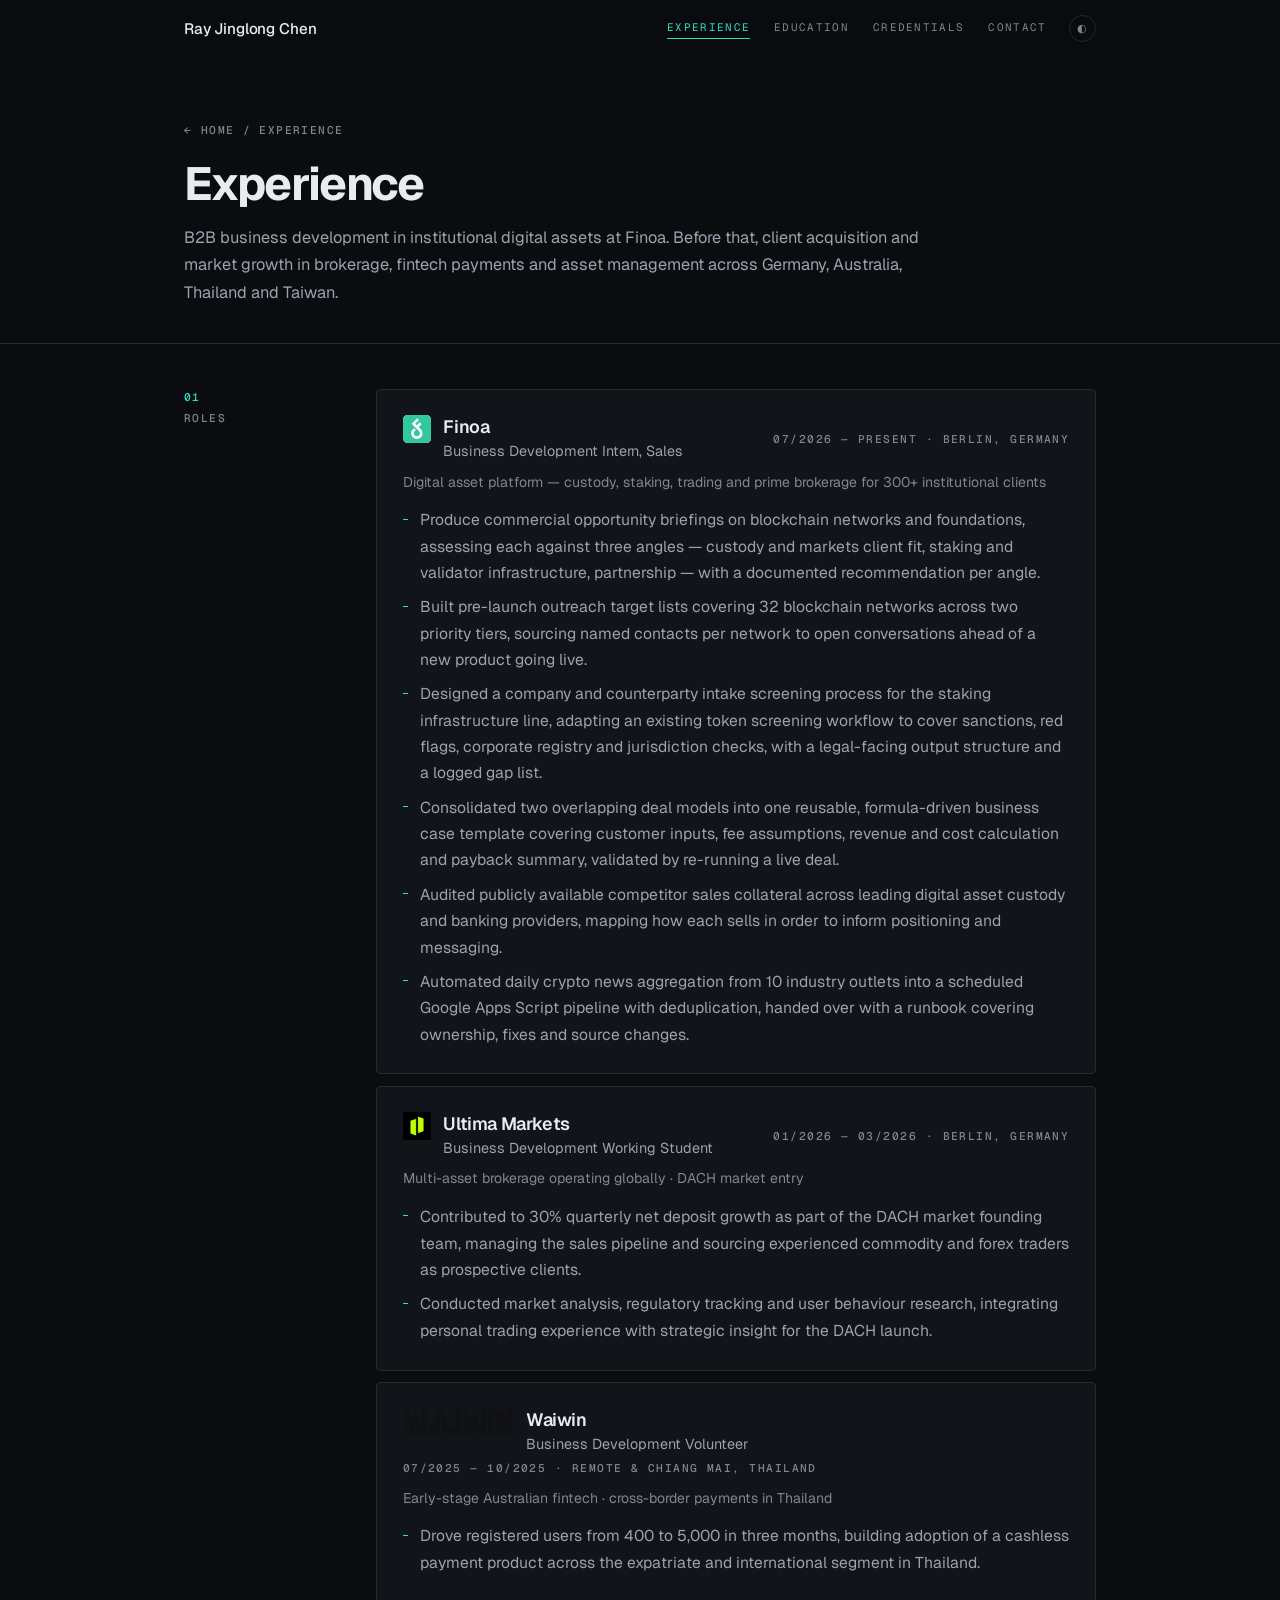
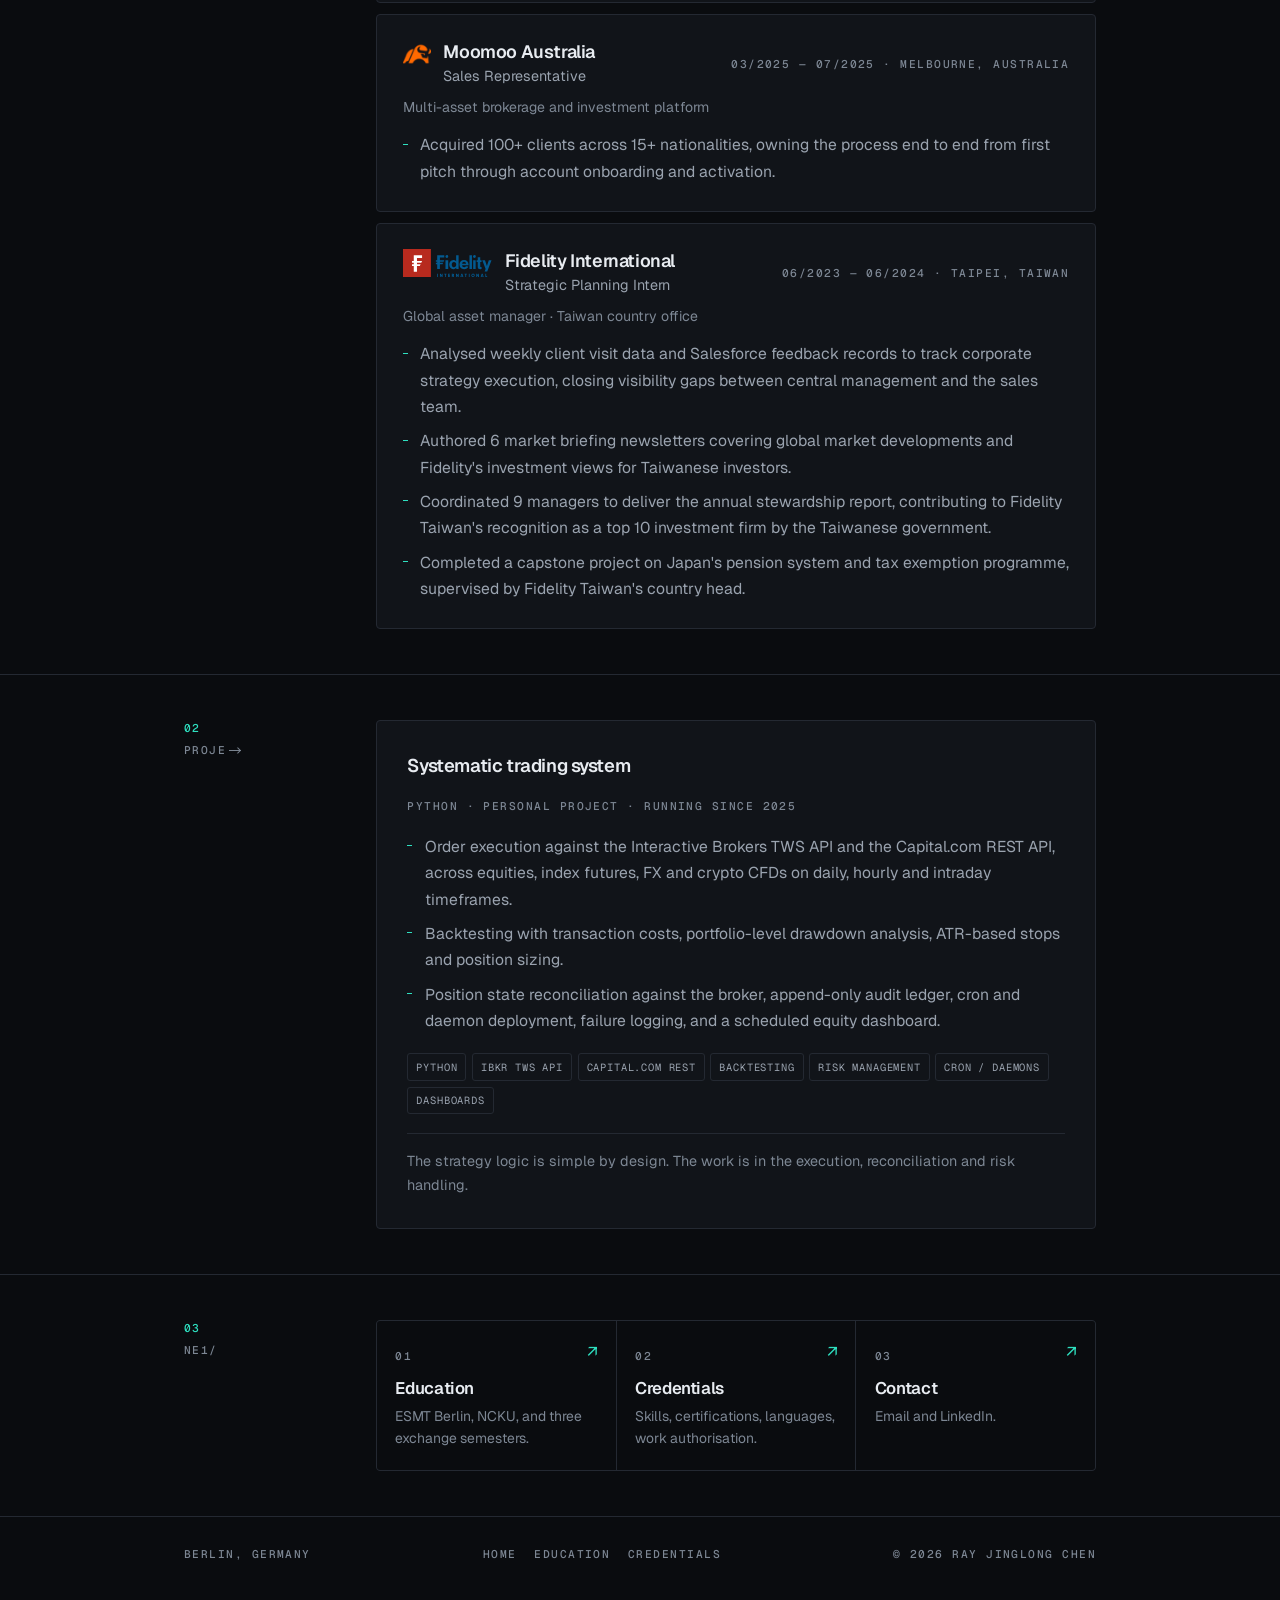
<file: experience.html>
<!DOCTYPE html>
<html lang="en">
<head>
<meta charset="utf-8">
<meta name="viewport" content="width=device-width, initial-scale=1">
<title>Experience — Ray Jinglong Chen</title>
<meta name="description" content="Roles across digital assets, brokerage, fintech payments and asset management — Finoa, Ultima Markets, Waiwin, Moomoo Australia, Fidelity International.">
<script>(function(){try{var t=localStorage.getItem("theme");document.documentElement.setAttribute("data-theme",t||"dark");}catch(e){document.documentElement.setAttribute("data-theme","dark");}})();</script>
<link rel="icon" href="assets/favicon.svg" type="image/svg+xml">
<link rel="apple-touch-icon" href="assets/favicon.svg">
<link rel="preconnect" href="https://fonts.googleapis.com">
<link rel="preconnect" href="https://fonts.gstatic.com" crossorigin>
<link rel="stylesheet" href="https://fonts.googleapis.com/css2?family=Geist:wght@300..800&amp;family=Geist+Mono:wght@400;500&amp;display=swap">
<link rel="stylesheet" href="assets/site.css?v=1785704705">
</head>
<body>

<div id="glow" aria-hidden="true"></div>
<div id="progress"></div>

<nav id="nav">
  <div class="nav-in">
    <a href="index.html" class="brand">Ray Jinglong Chen</a>
    <div class="nav-links">
      <a href="experience.html" class="active">Experience</a>
      <a href="education.html">Education</a>
      <a href="credentials.html">Credentials</a>
      <a href="index.html#contact">Contact</a>
    </div>
    <button class="theme-btn" id="themeBtn" aria-label="Toggle colour theme" title="Toggle colour theme">◐</button>
    <button class="burger" id="burger" aria-label="Menu" aria-expanded="false"><span></span><span></span><span></span></button>
  </div>
</nav>

<div id="menu">
  <a href="index.html">Home</a>
  <a href="experience.html">Experience</a>
  <a href="education.html">Education</a>
  <a href="credentials.html">Credentials</a>
  <a href="index.html#contact">Contact</a>
</div>

<header class="page">
  <div class="wrap">
    <div class="crumb rv">
      <a class="meta" href="index.html">← Home</a><span class="meta">/</span><span class="meta" data-scramble>Experience</span>
    </div>
    <h1><span class="ln"><span>Experience</span></span></h1>
    <p class="page-lede rv">
      B2B business development in institutional digital assets at Finoa. Before that,
      client acquisition and market growth in brokerage, fintech payments and asset
      management across Germany, Australia, Thailand and Taiwan.
    </p>
  </div>
</header>

<main>

  <section>
    <div class="wrap sec">
      <div class="sec-label meta rv"><span class="num">01</span> <span data-scramble>Roles</span></div>
      <div class="rv">

        <article class="job">
          <div class="job-head">
            <div class="job-id"><span class="logo" data-mark="FN" aria-hidden="true"><img decoding="async" src="assets/logos/finoa.svg" alt=""></span><h2>Finoa <span class="role-t">Business Development Intern, Sales</span></h2></div>
            <span class="meta">07/2026 — Present · Berlin, Germany</span>
          </div>
          <p class="job-sub">Digital asset platform — custody, staking, trading and prime brokerage for 300+ institutional clients</p>
          <ul>
            <li>Produce commercial opportunity briefings on blockchain networks and foundations, assessing each against three angles — custody and markets client fit, staking and validator infrastructure, partnership — with a documented recommendation per angle.</li>
            <li>Built pre-launch outreach target lists covering 32 blockchain networks across two priority tiers, sourcing named contacts per network to open conversations ahead of a new product going live.</li>
            <li>Designed a company and counterparty intake screening process for the staking infrastructure line, adapting an existing token screening workflow to cover sanctions, red flags, corporate registry and jurisdiction checks, with a legal-facing output structure and a logged gap list.</li>
            <li>Consolidated two overlapping deal models into one reusable, formula-driven business case template covering customer inputs, fee assumptions, revenue and cost calculation and payback summary, validated by re-running a live deal.</li>
            <li>Audited publicly available competitor sales collateral across leading digital asset custody and banking providers, mapping how each sells in order to inform positioning and messaging.</li>
            <li>Automated daily crypto news aggregation from 10 industry outlets into a scheduled Google Apps Script pipeline with deduplication, handed over with a runbook covering ownership, fixes and source changes.</li>
          </ul>
        </article>

        <article class="job">
          <div class="job-head">
            <div class="job-id"><span class="logo" data-mark="UM" aria-hidden="true"><img decoding="async" src="assets/logos/ultima.png" alt=""></span><h2>Ultima Markets <span class="role-t">Business Development Working Student</span></h2></div>
            <span class="meta">01/2026 — 03/2026 · Berlin, Germany</span>
          </div>
          <p class="job-sub">Multi-asset brokerage operating globally · DACH market entry</p>
          <ul>
            <li>Contributed to 30% quarterly net deposit growth as part of the DACH market founding team, managing the sales pipeline and sourcing experienced commodity and forex traders as prospective clients.</li>
            <li>Conducted market analysis, regulatory tracking and user behaviour research, integrating personal trading experience with strategic insight for the DACH launch.</li>
          </ul>
        </article>

        <article class="job">
          <div class="job-head">
            <div class="job-id"><span class="logo" data-mark="WW" aria-hidden="true"><img decoding="async" src="assets/logos/waiwin.png" alt=""></span><h2>Waiwin <span class="role-t">Business Development Volunteer</span></h2></div>
            <span class="meta">07/2025 — 10/2025 · Remote &amp; Chiang Mai, Thailand</span>
          </div>
          <p class="job-sub">Early-stage Australian fintech · cross-border payments in Thailand</p>
          <ul>
            <li>Drove registered users from 400 to 5,000 in three months, building adoption of a cashless payment product across the expatriate and international segment in Thailand.</li>
          </ul>
        </article>

        <article class="job">
          <div class="job-head">
            <div class="job-id"><span class="logo" data-mark="MM" aria-hidden="true"><img decoding="async" src="assets/logos/moomoo.ico" alt=""></span><h2>Moomoo Australia <span class="role-t">Sales Representative</span></h2></div>
            <span class="meta">03/2025 — 07/2025 · Melbourne, Australia</span>
          </div>
          <p class="job-sub">Multi-asset brokerage and investment platform</p>
          <ul>
            <li>Acquired 100+ clients across 15+ nationalities, owning the process end to end from first pitch through account onboarding and activation.</li>
          </ul>
        </article>

        <article class="job">
          <div class="job-head">
            <div class="job-id"><span class="logo" data-mark="FI" aria-hidden="true"><img decoding="async" src="assets/logos/fidelity.svg" alt=""></span><h2>Fidelity International <span class="role-t">Strategic Planning Intern</span></h2></div>
            <span class="meta">06/2023 — 06/2024 · Taipei, Taiwan</span>
          </div>
          <p class="job-sub">Global asset manager · Taiwan country office</p>
          <ul>
            <li>Analysed weekly client visit data and Salesforce feedback records to track corporate strategy execution, closing visibility gaps between central management and the sales team.</li>
            <li>Authored 6 market briefing newsletters covering global market developments and Fidelity's investment views for Taiwanese investors.</li>
            <li>Coordinated 9 managers to deliver the annual stewardship report, contributing to Fidelity Taiwan's recognition as a top 10 investment firm by the Taiwanese government.</li>
            <li>Completed a capstone project on Japan's pension system and tax exemption programme, supervised by Fidelity Taiwan's country head.</li>
          </ul>
        </article>

      </div>
    </div>
  </section>

  <section id="project">
    <div class="wrap sec">
      <div class="sec-label meta rv"><span class="num">02</span> <span data-scramble>Project</span></div>
      <div class="rv">
        <div class="panel">
          <h2>Systematic trading system</h2>
          <span class="meta">Python · Personal project · Running since 2025</span>
          <ul>
            <li>Order execution against the Interactive Brokers TWS API and the Capital.com REST API, across equities, index futures, FX and crypto CFDs on daily, hourly and intraday timeframes.</li>
            <li>Backtesting with transaction costs, portfolio-level drawdown analysis, ATR-based stops and position sizing.</li>
            <li>Position state reconciliation against the broker, append-only audit ledger, cron and daemon deployment, failure logging, and a scheduled equity dashboard.</li>
          </ul>
          <div class="tags">
            <span class="tag">Python</span><span class="tag">IBKR TWS API</span><span class="tag">Capital.com REST</span>
            <span class="tag">Backtesting</span><span class="tag">Risk management</span><span class="tag">Cron / daemons</span><span class="tag">Dashboards</span>
          </div>
          <p class="note">The strategy logic is simple by design. The work is in the execution, reconciliation and risk handling.</p>
        </div>
      </div>
    </div>
  </section>

  <section>
    <div class="wrap sec">
      <div class="sec-label meta rv"><span class="num">03</span> <span data-scramble>Next</span></div>
      <div class="rv">
        <div class="nextgrid">
          <a class="next" href="education.html"><span class="meta">01</span><span class="go">↗</span><h3>Education</h3><p>ESMT Berlin, NCKU, and three exchange semesters.</p></a>
          <a class="next" href="credentials.html"><span class="meta">02</span><span class="go">↗</span><h3>Credentials</h3><p>Skills, certifications, languages, work authorisation.</p></a>
          <a class="next" href="index.html#contact"><span class="meta">03</span><span class="go">↗</span><h3>Contact</h3><p>Email and LinkedIn.</p></a>
        </div>
      </div>
    </div>
  </section>

</main>

<footer>
  <div class="foot-in">
    <span class="meta">Berlin, Germany</span>
    <div class="foot-nav">
      <a class="meta" href="index.html">Home</a>
      <a class="meta" href="education.html">Education</a>
      <a class="meta" href="credentials.html">Credentials</a>
    </div>
    <span class="meta">© <span id="year">2026</span> Ray Jinglong Chen</span>
  </div>
</footer>

<script src="assets/site.js?v=1785704705"></script>
</body>
</html>
</file>
<file: assets/site.css>
/* ===================================================================
   Ray Jinglong Chen — online CV
   Cool graphite + teal. Tech-precise, minimal, generative accents.
   Every text token verified >= 4.5:1 (WCAG AA) in both themes.
   =================================================================== */

:root {
  --paper:   #fafbfc;
  --paper-2: #f1f3f6;
  --paper-3: #e8ebf0;
  --ink:     #0b0d10;
  --ink-2:   #3f4650;
  --ink-3:   #5f6773;
  --rule:    #dfe3e9;
  --rule-2:  #eaedf1;
  --accent:  #00695c;
  --accent-2:#00897b;
  --land:    #a3aebd;

  --head: "Geist", ui-sans-serif, -apple-system, "Segoe UI", Arial, sans-serif;
  --sans: "Geist", ui-sans-serif, -apple-system, "Segoe UI", Roboto, Helvetica, Arial, sans-serif;
  --mono: "Geist Mono", ui-monospace, SFMono-Regular, "SF Mono", Menlo, Consolas, monospace;

  --gutter: clamp(1.25rem, 5vw, 3.5rem);
  --max: 64rem;
  --label-col: 8.5rem;
}

@media (prefers-color-scheme: dark) {
  :root {
    --paper:#0a0c0f; --paper-2:#111419; --paper-3:#171b21;
    --ink:#e8ecf1; --ink-2:#9aa3af; --ink-3:#7d8794;
    --rule:#242932; --rule-2:#1a1e25;
    --accent:#2ee0c0; --accent-2:#5cf0d6; --land:#3a4451;
  }
}
:root[data-theme="dark"] {
  --paper:#0a0c0f; --paper-2:#111419; --paper-3:#171b21;
  --ink:#e8ecf1; --ink-2:#9aa3af; --ink-3:#7d8794;
  --rule:#242932; --rule-2:#1a1e25;
  --accent:#2ee0c0; --accent-2:#5cf0d6; --land:#3a4451;
}
:root[data-theme="light"] {
  --paper:#fafbfc; --paper-2:#f1f3f6; --paper-3:#e8ebf0;
  --ink:#0b0d10; --ink-2:#3f4650; --ink-3:#5f6773;
  --rule:#dfe3e9; --rule-2:#eaedf1;
  --accent:#00695c; --accent-2:#00897b; --land:#a3aebd;
}

* { box-sizing: border-box; }
html { scroll-behavior: smooth; scroll-padding-top: 5.5rem; -webkit-text-size-adjust: 100%; }

body {
  margin: 0;
  background: var(--paper);
  color: var(--ink);
  font-family: var(--sans);
  font-size: 1.0625rem;
  line-height: 1.65;
  -webkit-font-smoothing: antialiased;
  -moz-osx-font-smoothing: grayscale;
  font-synthesis: none;
  font-optical-sizing: auto;
  font-feature-settings: "kern","liga","calt";
  overflow-x: hidden;
}
a { color: inherit; }

.wrap { max-width: var(--max); margin: 0 auto; padding: 0 var(--gutter); }

h1, h2, h3, .stat .n, .btn, #menu a {
  font-family: var(--head);
  font-weight: 600;
  letter-spacing: -0.022em;
}
h1 { font-weight: 700; letter-spacing: -0.035em; }

.meta {
  font-family: var(--mono);
  font-size: 0.7rem;
  font-weight: 500;
  letter-spacing: 0.13em;
  text-transform: uppercase;
  color: var(--ink-3);
  font-variant-numeric: tabular-nums;
  line-height: 1.5;
}

/* ── page transition ─────────────────────────────────── */
body { opacity: 1; transition: opacity .28s ease; }
body.booting, body.leaving { opacity: 0; }

#progress {
  position: fixed; top: 0; left: 0; height: 2px; width: 100%;
  transform: scaleX(0); transform-origin: left;
  background: linear-gradient(90deg, var(--accent), var(--accent-2));
  z-index: 90; will-change: transform;
}

/* ── nav ─────────────────────────────────────────────── */
nav {
  position: sticky; top: 0; z-index: 70;
  background: color-mix(in srgb, var(--paper) 85%, transparent);
  backdrop-filter: blur(16px) saturate(150%);
  -webkit-backdrop-filter: blur(16px) saturate(150%);
  border-bottom: 1px solid transparent;
  transition: border-color .25s ease;
}
nav.stuck { border-bottom-color: var(--rule); }
.nav-in {
  max-width: var(--max); margin: 0 auto;
  padding: 0.95rem var(--gutter);
  display: flex; align-items: center; gap: 1.4rem;
}
.brand {
  font-family: var(--head); font-weight: 500; font-size: 0.95rem;
  letter-spacing: -0.01em; text-decoration: none; margin-right: auto;
}
.brand .dot { color: var(--accent); }

.nav-links { display: flex; align-items: center; gap: 1.5rem; }
.nav-links a {
  font-family: var(--mono); font-size: 0.68rem; letter-spacing: 0.12em;
  text-transform: uppercase; text-decoration: none; color: var(--ink-3);
  position: relative; padding-bottom: 2px; transition: color .2s ease; white-space: nowrap;
}
.nav-links a::after {
  content: ""; position: absolute; left: 0; bottom: 0; width: 100%; height: 1px;
  background: var(--accent); transform: scaleX(0); transform-origin: left;
  transition: transform .3s cubic-bezier(.4,0,.2,1);
}
.nav-links a:hover { color: var(--ink); }
.nav-links a:hover::after, .nav-links a.active::after { transform: scaleX(1); }
.nav-links a.active { color: var(--accent); }

.theme-btn {
  background: none; border: 1px solid var(--rule); border-radius: 999px;
  width: 1.7rem; height: 1.7rem; flex: none; display: grid; place-items: center;
  cursor: pointer; color: var(--ink-3); font-size: 0.7rem; line-height: 1; padding: 0;
  transition: color .2s, border-color .2s, transform .4s cubic-bezier(.4,0,.2,1);
}
.theme-btn:hover { color: var(--accent); border-color: var(--accent); transform: rotate(180deg); }

.burger { display: none; background: none; border: none; cursor: pointer; padding: 0.3rem; width: 1.8rem; height: 1.8rem; flex: none; position: relative; z-index: 82; }
.burger span { display: block; height: 1px; width: 100%; background: var(--ink); transition: transform .35s cubic-bezier(.4,0,.2,1), opacity .2s ease; }
.burger span + span { margin-top: 5px; }
body.menu-open .burger span:nth-child(1) { transform: translateY(6px) rotate(45deg); }
body.menu-open .burger span:nth-child(2) { opacity: 0; }
body.menu-open .burger span:nth-child(3) { transform: translateY(-6px) rotate(-45deg); }

#menu {
  position: fixed; inset: 0; z-index: 80; background: var(--paper);
  display: flex; flex-direction: column; justify-content: center; padding: 0 var(--gutter);
  clip-path: inset(0 0 100% 0); transition: clip-path .55s cubic-bezier(.76,0,.24,1);
  pointer-events: none;
}
body.menu-open #menu { clip-path: inset(0 0 0 0); pointer-events: auto; }
#menu a {
  font-size: clamp(1.9rem, 8vw, 2.9rem); text-decoration: none; line-height: 1.3;
  padding: 0.3rem 0; display: block; opacity: 0; transform: translateY(18px);
  transition: opacity .45s ease, transform .45s cubic-bezier(.22,1,.36,1), color .2s;
}
#menu a:hover { color: var(--accent); }
body.menu-open #menu a { opacity: 1; transform: none; }
body.menu-open #menu a:nth-child(1) { transition-delay: .16s; }
body.menu-open #menu a:nth-child(2) { transition-delay: .21s; }
body.menu-open #menu a:nth-child(3) { transition-delay: .26s; }
body.menu-open #menu a:nth-child(4) { transition-delay: .31s; }
body.menu-open #menu a:nth-child(5) { transition-delay: .36s; }

/* ── flow field ──────────────────────────────────────── */
.flowwrap { position: relative; overflow: hidden; }
.flowfield {
  content-visibility: auto;
  position: absolute; inset: 0; width: 100%; height: 100%; z-index: 0; pointer-events: none;
  -webkit-mask-image: linear-gradient(180deg, transparent 58%, #000 74%, #000 88%, transparent 97%);
  mask-image: linear-gradient(180deg, transparent 58%, #000 74%, #000 88%, transparent 97%);
}
/* Every child except the canvas must sit above it. Matching only ".wrap"
   missed <header class="hero">, which let the canvas paint over the text. */
.flowwrap > :not(.flowfield) { position: relative; z-index: 1; }

/* ── hero ────────────────────────────────────────────── */
header.hero { padding: clamp(2.2rem, 6vh, 3.6rem) 0 clamp(5rem, 11vh, 7.5rem); border-bottom: 1px solid var(--rule); }
.hero-eyebrow { display: flex; align-items: center; gap: 0.65rem; margin-bottom: 1.7rem; }
.pulse { width: 6px; height: 6px; border-radius: 50%; background: var(--accent); flex: none; animation: pulse 2.6s ease-out infinite; }
@keyframes pulse {
  0% { box-shadow: 0 0 0 0 color-mix(in srgb, var(--accent) 55%, transparent); }
  70% { box-shadow: 0 0 0 8px color-mix(in srgb, var(--accent) 0%, transparent); }
  100% { box-shadow: 0 0 0 0 color-mix(in srgb, var(--accent) 0%, transparent); }
}

h1 { font-size: clamp(1.9rem, 4.6vw, 2.9rem); line-height: 1.08; margin: 0 0 0.7rem; max-width: 17ch; }
h1 em { font-style: normal; color: var(--accent); }
.ln { display: block; overflow: hidden; }
.ln > span { display: block; transform: translateY(105%); transition: transform .9s cubic-bezier(.16,1,.3,1); }
.ready .ln > span { transform: none; }
.ready .ln:nth-child(2) > span { transition-delay: .08s; }
.ready .ln:nth-child(3) > span { transition-delay: .16s; }

.hero-lede { color: var(--ink-2); margin: 0; font-size: 1.05rem; line-height: 1.6; max-width: 44ch; }
/* Eyebrow above the name: prominence from position, not size. */
.hero-eyebrow-line {
  font-size: 0.8rem; letter-spacing: 0.14em; color: var(--ink-2);
  margin: 0 0 0.9rem;
}
.hero-eyebrow-line b { color: var(--accent); font-weight: 500; }
.hero-role b { color: var(--accent); font-weight: 500; }

.links { display: flex; flex-wrap: wrap; gap: 1.3rem; margin-top: 1.5rem; align-items: center; }
.link-a {
  font-family: var(--mono); font-size: 0.7rem; letter-spacing: 0.12em; text-transform: uppercase;
  text-decoration: none; color: var(--ink); border-bottom: 1px solid var(--rule);
  padding-bottom: 0.3rem; display: inline-flex; align-items: center; gap: 0.45rem;
  transition: border-color .25s ease, color .25s ease;
}
.link-a .arw { transition: transform .25s cubic-bezier(.4,0,.2,1); color: var(--accent); }
.link-a:hover { color: var(--accent); border-color: var(--accent); }
.link-a:hover .arw { transform: translateX(3px); }

/* ── page header (subpages) ──────────────────────────── */
header.page { padding: clamp(2.5rem, 7vh, 4rem) 0 clamp(1.8rem, 4vh, 2.6rem); border-bottom: 1px solid var(--rule); }
header.page h1 { font-size: clamp(1.9rem, 5vw, 2.9rem); margin-bottom: 0.9rem; max-width: 20ch; }
.page-lede { color: var(--ink-2); font-size: 1.02rem; line-height: 1.7; max-width: 46rem; margin: 0; }
.crumb { display: flex; align-items: center; gap: 0.5rem; margin-bottom: 1.3rem; }
.crumb a { text-decoration: none; }
.crumb a:hover { color: var(--accent); }

/* ── ticker ──────────────────────────────────────────── */
.ticker {
  border-bottom: 1px solid var(--rule); overflow: hidden; padding: 0.75rem 0;
  -webkit-mask-image: linear-gradient(90deg, transparent, #000 8%, #000 92%, transparent);
  mask-image: linear-gradient(90deg, transparent, #000 8%, #000 92%, transparent);
}
.ticker-track { display: flex; width: max-content; animation: slide 48s linear infinite; }
.ticker:hover .ticker-track { animation-play-state: paused; }
.ticker-set { display: flex; align-items: center; flex: none; }
.ticker-set span {
  font-family: var(--mono); font-size: 0.68rem; letter-spacing: 0.13em;
  text-transform: uppercase; color: var(--ink-3); padding: 0 1.1rem; white-space: nowrap;
}
.ticker-set i { color: var(--accent); font-style: normal; font-size: 0.5rem; }
@keyframes slide { to { transform: translateX(-50%); } }

/* ── sections ────────────────────────────────────────── */
section { border-bottom: 1px solid var(--rule); padding: clamp(2.2rem, 5vh, 3.4rem) 0; }
section:last-of-type { border-bottom: none; }
.sec { display: grid; grid-template-columns: var(--label-col) 1fr; gap: clamp(1.5rem, 5vw, 3.5rem); align-items: start; }
.sec-label { position: sticky; top: 5.5rem; }
.sec-label .num { display: block; color: var(--accent); margin-bottom: 0.3rem; }
.sec--stack { display: block; }
.sec--stack .sec-label { position: static; margin-bottom: 1.8rem; }

.prose { max-width: 42rem; }
.prose p { margin: 0 0 1rem; color: var(--ink-2); font-size: 1.0625rem; line-height: 1.72; }
.prose p:last-child { margin-bottom: 0; }
.prose strong { color: var(--ink); font-weight: 600; }

/* ── roles ───────────────────────────────────────────── */
.job {
  background: var(--paper-2); border: 1px solid var(--rule); border-radius: 4px;
  padding: clamp(1.15rem, 2.6vw, 1.6rem); margin-bottom: 0.7rem;
  transition: border-color .3s ease, transform .3s cubic-bezier(.22,1,.36,1);
}
.job:last-child { margin-bottom: 0; }
.job:hover { transform: translateY(-2px); }
.job-head { display: flex; flex-wrap: wrap; align-items: baseline; justify-content: space-between; gap: 0.4rem 1.5rem; }
.job h2, .job h3 { font-size: 1.12rem; margin: 0; line-height: 1.3; }
.job .role-t { display: block; font-family: var(--sans); font-size: 0.9rem; color: var(--ink-2); letter-spacing: 0; margin-top: 0.22rem; font-weight: 400; }
.job-sub { font-size: 0.88rem; color: var(--ink-3); margin: 0.6rem 0 0.85rem; }

.job ul, .plain-ul { margin: 0; padding: 0; list-style: none; }
.job li, .plain-ul li {
  color: var(--ink-2); font-size: 0.98rem; line-height: 1.68;
  margin-bottom: 0.5rem; padding-left: 1.1rem; position: relative;
}
.job li::before, .plain-ul li::before {
  content: ""; position: absolute; left: 0; top: 0.72em; width: 5px; height: 1px; background: var(--accent);
}
.job li:last-child, .plain-ul li:last-child { margin-bottom: 0; }

/* ── panel ───────────────────────────────────────────── */
/* Shared cursor spotlight. isolation:isolate lets the z-index:-1 pseudo sit
   above the card's own background but below its content — so absolutely
   positioned children (.next .go) keep their placement. */
.panel, .job, .lrow, .cert, .next {
  position: relative;
  overflow: hidden;
  isolation: isolate;
}
.panel::before, .job::before, .lrow::before, .cert::before, .next::before {
  content: ""; position: absolute; z-index: -1;
  width: 20rem; height: 20rem; border-radius: 50%;
  background: radial-gradient(circle, color-mix(in srgb, var(--accent) 14%, transparent), transparent 68%);
  left: var(--mx, 50%); top: var(--my, 50%); transform: translate(-50%, -50%);
  opacity: 0; transition: opacity .4s ease; pointer-events: none;
}
.panel:hover::before, .job:hover::before, .lrow:hover::before,
.cert:hover::before, .next:hover::before { opacity: 1; }

.panel {
  background: var(--paper-2); border: 1px solid var(--rule); border-radius: 4px;
  padding: clamp(1.3rem, 3vw, 1.9rem);
}
.panel h2, .panel h3 { font-size: 1.15rem; margin: 0 0 0.5rem; }
.panel ul { margin: 1rem 0 1.2rem; padding: 0; list-style: none; }
.panel li { color: var(--ink-2); font-size: 0.98rem; line-height: 1.68; margin-bottom: 0.5rem; padding-left: 1.1rem; position: relative; }
.panel li::before { content: ""; position: absolute; left: 0; top: 0.72em; width: 5px; height: 1px; background: var(--accent); }

.tags { display: flex; flex-wrap: wrap; gap: 0.35rem; }
.tag {
  font-family: var(--mono); font-size: 0.65rem; letter-spacing: 0.08em; text-transform: uppercase;
  color: var(--ink-2); border: 1px solid var(--rule); border-radius: 3px; padding: 0.26rem 0.5rem;
  white-space: nowrap; transition: color .2s, border-color .2s, transform .2s;
}
.tag:hover { color: var(--accent); border-color: var(--accent); transform: translateY(-2px); }

.note { font-size: 0.9rem; color: var(--ink-3); line-height: 1.65; margin: 1.2rem 0 0; padding-top: 1rem; border-top: 1px solid var(--rule); }

/* ── ledger rows ─────────────────────────────────────── */
.lrow {
  display: grid; grid-template-columns: 8.5rem 1fr; gap: 1.3rem;
  background: var(--paper-2); border: 1px solid var(--rule); border-radius: 4px;
  padding: 1rem 1.15rem; margin-bottom: 0.55rem; align-items: baseline;
  transition: border-color .3s ease, transform .3s cubic-bezier(.22,1,.36,1);
}
.lrow:last-child { margin-bottom: 0; }
.lrow:hover { transform: translateY(-2px); }
.lrow h3 { font-size: 1.02rem; margin: 0 0 0.15rem; line-height: 1.35; }
.lrow p { margin: 0; font-size: 0.95rem; color: var(--ink-2); line-height: 1.62; }
.lrow.cap { align-items: start; }

/* ── card grid ───────────────────────────────────────── */
.cert-grid { display: grid; grid-template-columns: repeat(auto-fill, minmax(14.5rem, 1fr)); gap: 0.8rem; }
.cert {
  border: 1px solid var(--rule); border-radius: 4px; padding: 1rem 1.05rem;
  background: var(--paper-2); position: relative; overflow: hidden;
  transition: transform .3s cubic-bezier(.22,1,.36,1), border-color .3s;
}
.cert::after {
  content: ""; position: absolute; left: 0; top: 0; width: 2px; height: 100%;
  background: var(--accent); transform: scaleY(0); transform-origin: bottom;
  transition: transform .35s cubic-bezier(.4,0,.2,1);
}
.cert:hover { transform: translateY(-3px); }
.cert:hover::after { transform: scaleY(1); }
.cert h3 { font-size: 0.98rem; margin: 0.35rem 0 0.25rem; line-height: 1.35; }
.cert p { margin: 0; font-size: 0.87rem; color: var(--ink-3); line-height: 1.55; }

/* ── stats ───────────────────────────────────────────── */
.stats { display: flex; flex-wrap: wrap; gap: 1.4rem 2.4rem; margin: 0 0 1.8rem; padding: 1.1rem 0; border-top: 1px solid var(--rule-2); border-bottom: 1px solid var(--rule-2); }
.stat .n { font-size: 1.75rem; line-height: 1; display: block; margin-bottom: 0.3rem; font-variant-numeric: tabular-nums; }
.stat .n .plus { color: var(--accent); }

/* ── next links ──────────────────────────────────────── */
.nextgrid { display: grid; grid-template-columns: repeat(auto-fit, minmax(12rem, 1fr)); gap: 1px; background: var(--rule); border: 1px solid var(--rule); border-radius: 4px; overflow: hidden; }
.next { background: var(--paper); padding: 1.2rem 1.15rem 1.3rem; text-decoration: none; display: block; position: relative; transition: background .3s ease; }
.next:hover { background: var(--paper-2); }
.next h3 { font-size: 1.05rem; margin: 0.4rem 0 0.25rem; }
.next p { margin: 0; font-size: 0.87rem; color: var(--ink-3); line-height: 1.55; }
.next .go { position: absolute; right: 1.1rem; top: 1.1rem; color: var(--accent); transition: transform .3s cubic-bezier(.4,0,.2,1); }
.next:hover .go { transform: translate(3px,-3px); }

/* ── contact ─────────────────────────────────────────── */
.contact-lead { font-size: clamp(1.4rem, 3.2vw, 1.9rem); line-height: 1.25; margin: 0 0 1rem; max-width: 22ch; }
.contact-lead em { font-style: normal; color: var(--accent); }
.channel { display: flex; align-items: baseline; gap: 0.8rem; padding: 0.85rem 0; border-top: 1px solid var(--rule-2); text-decoration: none; transition: padding-left .25s ease; }
.channel:first-of-type { border-top: none; }
.channel:hover { padding-left: 0.45rem; }
/* sized for the longest label (NATIONALITY); never shrinks into the value */
.channel .ch-label { flex: 0 0 7.5rem; white-space: nowrap; }
.channel .ch-value { font-size: 1rem; line-height: 1.35; overflow-wrap: anywhere; font-family: var(--head); font-weight: 500; letter-spacing: -0.01em; }
.channel:hover .ch-value { color: var(--accent); }
.copy-btn {
  font-family: var(--mono); font-size: 0.6rem; letter-spacing: 0.11em; text-transform: uppercase;
  background: none; border: 1px solid var(--rule); border-radius: 3px; color: var(--ink-3);
  padding: 0.22rem 0.45rem; cursor: pointer; margin-left: 0.5rem;
  transition: color .2s, border-color .2s;
}
.copy-btn:hover, .copy-btn.done { color: var(--accent); border-color: var(--accent); }

footer { border-top: 1px solid var(--rule); padding: 1.8rem 0 2.6rem; }
.foot-in { max-width: var(--max); margin: 0 auto; padding: 0 var(--gutter); display: flex; flex-wrap: wrap; gap: 0.9rem 2rem; justify-content: space-between; align-items: baseline; }
.foot-nav { display: flex; flex-wrap: wrap; gap: 1.1rem; }
footer a { text-decoration: none; }
footer a:hover { color: var(--accent); }

/* ── world map ───────────────────────────────────────── */
.map-head { display: flex; flex-wrap: wrap; align-items: baseline; justify-content: space-between; gap: 0.8rem; margin-bottom: 1.3rem; }
.map-title { font-size: clamp(1.2rem, 2.8vw, 1.5rem); margin: 0; line-height: 1.3; max-width: 26ch; }
.map-title em { font-style: normal; color: var(--accent); }

.map-layout { display: grid; grid-template-columns: 1fr; gap: 0.9rem; }
/* No panel: the dot field sits directly on the page and fades at the edges,
   so the map reads as background texture rather than a card. */
.map-box {
  position: relative; width: 100%; max-width: 38rem; margin: 0 auto;
  background: none; border: none; border-radius: 0; padding: 0;
  overflow: visible;
}
#worldmap {
  -webkit-mask-image: radial-gradient(125% 115% at 50% 50%, #000 58%, transparent 94%);
  mask-image: radial-gradient(125% 115% at 50% 50%, #000 58%, transparent 94%);
}
.map-box svg { display: block; width: 100%; height: auto; }

.dot-land { fill: var(--land); opacity: .62; }
.arc { fill: none; stroke: var(--accent); stroke-width: 2; stroke-linecap: round; opacity: 0.3; transition: opacity .3s ease; }
.arc.dim { opacity: 0.1; }
.arc.hot { opacity: 0.8; }
.arc-flow {
  fill: none; stroke: var(--accent); stroke-width: 3; stroke-linecap: round;
  stroke-dasharray: 3.5 20; opacity: 0.9; animation: dashflow 2.6s linear infinite; transition: opacity .3s ease;
}
.arc-flow.dim { opacity: 0.18; }
@keyframes dashflow { to { stroke-dashoffset: -47; } }
.flyer { fill: var(--accent); }

.node { cursor: pointer; }
.node .halo { fill: var(--accent); opacity: 0; transition: opacity .3s ease; }
.node .ring { fill: none; stroke: var(--accent); stroke-width: 1; opacity: 0; }
.node .core { fill: var(--accent); transition: r .3s cubic-bezier(.34,1.56,.64,1); }
.node .hit { fill: transparent; }
.node:hover .halo, .node.on .halo { opacity: 0.22; }
.node:hover .core, .node.on .core { r: 17; }
.node:focus { outline: none; }
.node:focus-visible .halo { opacity: 0.3; }
.node.now .ring { opacity: 0.7; animation: sonar 2.8s ease-out infinite; }
@keyframes sonar { 0% { r: 14; opacity: .65; } 100% { r: 46; opacity: 0; } }

.node-label {
  font-family: var(--mono); font-size: 26px; font-weight: 500; letter-spacing: 0.04em;
  text-transform: uppercase; fill: var(--ink-2); opacity: .75;
  transition: opacity .25s ease, fill .25s ease; pointer-events: none;
  paint-order: stroke fill; stroke: var(--paper); stroke-width: 7px;
  stroke-linejoin: round;
}
.node:hover .node-label, .node.on .node-label { opacity: 1; fill: var(--ink); }
.node.now .node-label { opacity: 1; fill: var(--accent); }

.map-list { display: flex; flex-direction: row; flex-wrap: wrap; gap: 0 1.4rem; }
.place {
  text-align: left; background: none; border: none;
  padding: 0.4rem 0.15rem; cursor: pointer; font: inherit; color: var(--ink-2);
  display: flex; align-items: baseline; gap: 0.5rem; width: auto;
  transition: color .2s ease, padding-left .25s ease;
}
.place:first-child { border-top: none; }
.place:hover, .place.on { color: var(--ink); padding-left: 0.45rem; }
.place .yr { font-family: var(--mono); font-size: 0.62rem; letter-spacing: 0.06em; color: var(--ink-3); flex: none; width: 2.9rem; }
.place:hover .yr, .place.on .yr { color: var(--accent); }
.place .city { font-size: 0.88rem; line-height: 1.3; }
.place .city small { display: block; font-size: 0.7rem; color: var(--ink-3); margin-top: 0.08rem; }

.map-readout { margin-top: 0; padding: 0.85rem 0.95rem; border: 1px solid var(--rule); border-radius: 4px; background: var(--paper-2); min-height: 5.6rem; }
.map-readout .ro-city { font-family: var(--head); font-weight: 500; font-size: 1rem; margin: 0 0 0.1rem; letter-spacing: -0.01em; }
.map-readout .ro-body { font-size: 0.87rem; color: var(--ink-2); margin: 0.35rem 0 0; line-height: 1.55; }

/* ── reveal ──────────────────────────────────────────── */
.rv { opacity: 0; transform: translateY(14px); transition: opacity .7s ease, transform .7s cubic-bezier(.22,1,.36,1); }
.rv.in { opacity: 1; transform: none; }

/* ── responsive ──────────────────────────────────────── */
@media (max-width: 900px) {
  .place .city small { display: none; }
}
@media (max-width: 820px) {
  .sec { grid-template-columns: 1fr; gap: 1.3rem; }
  .sec-label { position: static; }
}
@media (max-width: 720px) {
  .nav-links { display: none; }
  .burger { display: block; }
  .nav-in { gap: 0.8rem; }
  .theme-btn { margin-left: auto; }
}
@media (max-width: 640px) {
  .lrow { grid-template-columns: 1fr; gap: 0.3rem; }
  .job-head { display: block; }
  .job-head .meta { display: block; margin-top: 0.4rem; }
  h1 { max-width: none; }
  .stats { gap: 1rem 1.6rem; }
  .stat .n { font-size: 1.45rem; }
}

@media (prefers-reduced-motion: reduce) {
  html { scroll-behavior: auto; }
  .rv { opacity: 1; transform: none; }
  .ln > span { transform: none !important; }
  .pulse, .ticker-track, .arc-flow, .node.now .ring { animation: none; }
  body, body.booting, body.leaving { opacity: 1 !important; }
  * { transition-duration: .01ms !important; }
}

/* ── company marks ───────────────────────────────────── */
/* Monograms by default — no third-party trademark assets, nothing to fetch.
   To use a real logo instead, drop a file in assets/logos/ and replace the
   span's text with <img src="assets/logos/finoa.svg" alt="">. */
.job-id { display: flex; align-items: flex-start; gap: 0.8rem; min-width: 0; }
.logo {
  flex: none; width: 2.3rem; height: 2.3rem; border-radius: 5px;
  border: 1px solid var(--rule); background: var(--paper-2);
  display: grid; place-items: center; overflow: hidden;
  font-family: var(--mono); font-size: 0.68rem; font-weight: 500;
  letter-spacing: 0.04em; color: var(--accent);
  transition: border-color .3s ease, background .3s ease, transform .3s cubic-bezier(.22,1,.36,1);
}
.logo img { width: 100%; height: 100%; object-fit: contain; padding: 0.28rem; }
.job:hover .logo, .lrow:hover .logo { border-color: var(--accent); background: var(--paper-3); transform: translateY(-2px); }
.lrow .job-id { align-items: center; }
@media (max-width: 640px) { .logo { width: 2rem; height: 2rem; font-size: 0.62rem; } }

/* ── contact icons ───────────────────────────────────── */
.channel { align-items: center; }
.ch-icon {
  flex: none; width: 2rem; height: 2rem; border-radius: 5px;
  border: 1px solid var(--rule); background: var(--paper-2);
  display: grid; place-items: center; color: var(--ink-3);
  transition: color .25s ease, border-color .25s ease, background .25s ease;
}
.ch-icon svg { width: 1rem; height: 1rem; display: block; }
.channel:hover .ch-icon { color: var(--accent); border-color: var(--accent); background: var(--paper-3); }
.channel .ch-value { flex: 1; min-width: 0; }
.ch-ext { color: var(--ink-3); flex: none; transition: transform .25s cubic-bezier(.4,0,.2,1), color .25s; }
.channel:hover .ch-ext { color: var(--accent); transform: translate(2px,-2px); }
.copy-btn { flex: none; }
@media (max-width: 560px) {
  .channel { flex-wrap: wrap; }
  .channel .ch-label { width: auto; }
  .channel .ch-value { flex: 1 1 100%; order: 3; }
}


/* ── page-wide cursor glow ───────────────────────────── */
/* z-index:-1 puts it above the page background but beneath all content, so it
   shows through the gutters and between cards. Opaque cards occlude it — they
   have their own local spotlight. */
#glow {
  position: fixed; left: 0; top: 0; z-index: -1; pointer-events: none;
  width: 42rem; height: 42rem; margin: -21rem 0 0 -21rem; border-radius: 50%;
  background: radial-gradient(circle closest-side,
              color-mix(in srgb, var(--accent) 16%, transparent), transparent);
  transform: translate3d(-100vw, -100vh, 0);
  opacity: 0; transition: opacity .6s ease; will-change: transform;
}
body.glow-on #glow { opacity: 1; }
@media (prefers-reduced-motion: reduce) { #glow { display: none; } }
@media (hover: none) { #glow { display: none; } }

/* Real logos carry their own shape — no tile, no border, no background.
   The image is capped by max-height/max-width and never clipped: the old rule
   relied on overflow:hidden on a fixed square, which cropped wide marks. */
.logo.has-img {
  width: auto;
  height: auto;
  min-width: 0;
  max-width: 7rem;
  overflow: visible;
  background: none;
  border: none;
  border-radius: 0;
  display: inline-flex;
  align-items: center;
}
.logo.has-img img {
  display: block;
  width: auto;
  height: auto;
  max-height: 1.75rem;
  max-width: 7rem;
  padding: 0;
  object-fit: contain;
}
.job:hover .logo.has-img, .lrow:hover .logo.has-img {
  background: none; border-color: transparent;
}

/* ── night mode: let the corridor glow ───────────────── */
@media (prefers-color-scheme: dark) {
  .dot-land { fill: var(--land); opacity: .85; }
  .arc { opacity: .38; }
  .node .core { filter: drop-shadow(0 0 5px color-mix(in srgb, var(--accent) 75%, transparent)); }
  .node.now .core { filter: drop-shadow(0 0 9px color-mix(in srgb, var(--accent) 90%, transparent)); }
  .flyer { filter: drop-shadow(0 0 6px color-mix(in srgb, var(--accent) 85%, transparent)); }
}
:root[data-theme="dark"] .dot-land { fill: var(--land); opacity: .6; }
:root[data-theme="dark"] .arc { opacity: .38; }
:root[data-theme="dark"] .node .core {
  filter: drop-shadow(0 0 5px color-mix(in srgb, var(--accent) 75%, transparent));
}
:root[data-theme="dark"] .node.now .core {
  filter: drop-shadow(0 0 9px color-mix(in srgb, var(--accent) 90%, transparent));
}
:root[data-theme="dark"] .flyer {
  filter: drop-shadow(0 0 6px color-mix(in srgb, var(--accent) 85%, transparent));
}

/* headings that resolve on hover/tap — stop the cipher glyphs reflowing the line */
.decryptable { font-variant-numeric: tabular-nums; }
@media (hover: hover) { .decryptable { cursor: default; } }

/* ── social buttons ──────────────────────────────────── */
.social { display: flex; gap: 0.6rem; align-items: center; }
.social--contact { margin: 0 0 1.2rem; }
.soc {
  width: 2.75rem; height: 2.75rem; flex: none;   /* 44px — full touch target */
  border-radius: 50%; display: grid; place-items: center;
  border: 1px solid var(--rule); background: transparent; color: var(--ink-2);
  text-decoration: none;
  transition: background .25s ease, color .25s ease, border-color .25s ease, transform .25s cubic-bezier(.22,1,.36,1);
}
.soc svg { width: 1.15rem; height: 1.15rem; display: block; }
.soc:hover { transform: translateY(-2px); border-color: var(--accent); color: var(--accent); }
.soc:focus-visible { outline: 2px solid var(--accent); outline-offset: 3px; }
/* both buttons share one treatment — a lone outlined sibling read as unfinished */
.soc { background: var(--accent); border-color: var(--accent); color: var(--paper); }
.soc:hover { background: var(--accent-2); border-color: var(--accent-2); color: var(--paper); transform: translateY(-2px); }

/* ── large screens ───────────────────────────────────── */
/* At 64rem the page reads as a narrow column stranded in the middle of a big
   display. Widen the shell and the label rail together so the proportions
   hold; body copy keeps its own max-width so line length never suffers. */
@media (min-width: 1500px) {
  :root { --max: 74rem; --label-col: 11rem; }
  section { padding: clamp(3.2rem, 7vh, 4.6rem) 0; }
  .map-box { max-width: 44rem; }
}
@media (min-width: 1800px) {
  :root { --max: 80rem; --label-col: 12rem; }
}

/* ── explicit light theme must beat the OS dark media query ──────────── */
/* Without these, a user on a dark-OS machine who toggles the site to light
   keeps the dark map treatment, because the media query still matches. */
:root[data-theme="light"] .dot-land { fill: var(--land); opacity: .7; }
:root[data-theme="light"] .arc { opacity: .3; }
:root[data-theme="light"] .node .core,
:root[data-theme="light"] .node.now .core,
:root[data-theme="light"] .flyer { filter: none; }

/* ── hero status line ────────────────────────────────── */
/* The three facts a recruiter screens on, kept in the first viewport. */
.hero-status {
  display: flex; align-items: center; flex-wrap: wrap; gap: 0.5rem;
  margin: 1.1rem 0 0; color: var(--ink-3);
}
.hero-status .pulse { margin-right: 0.15rem; }
</file>
